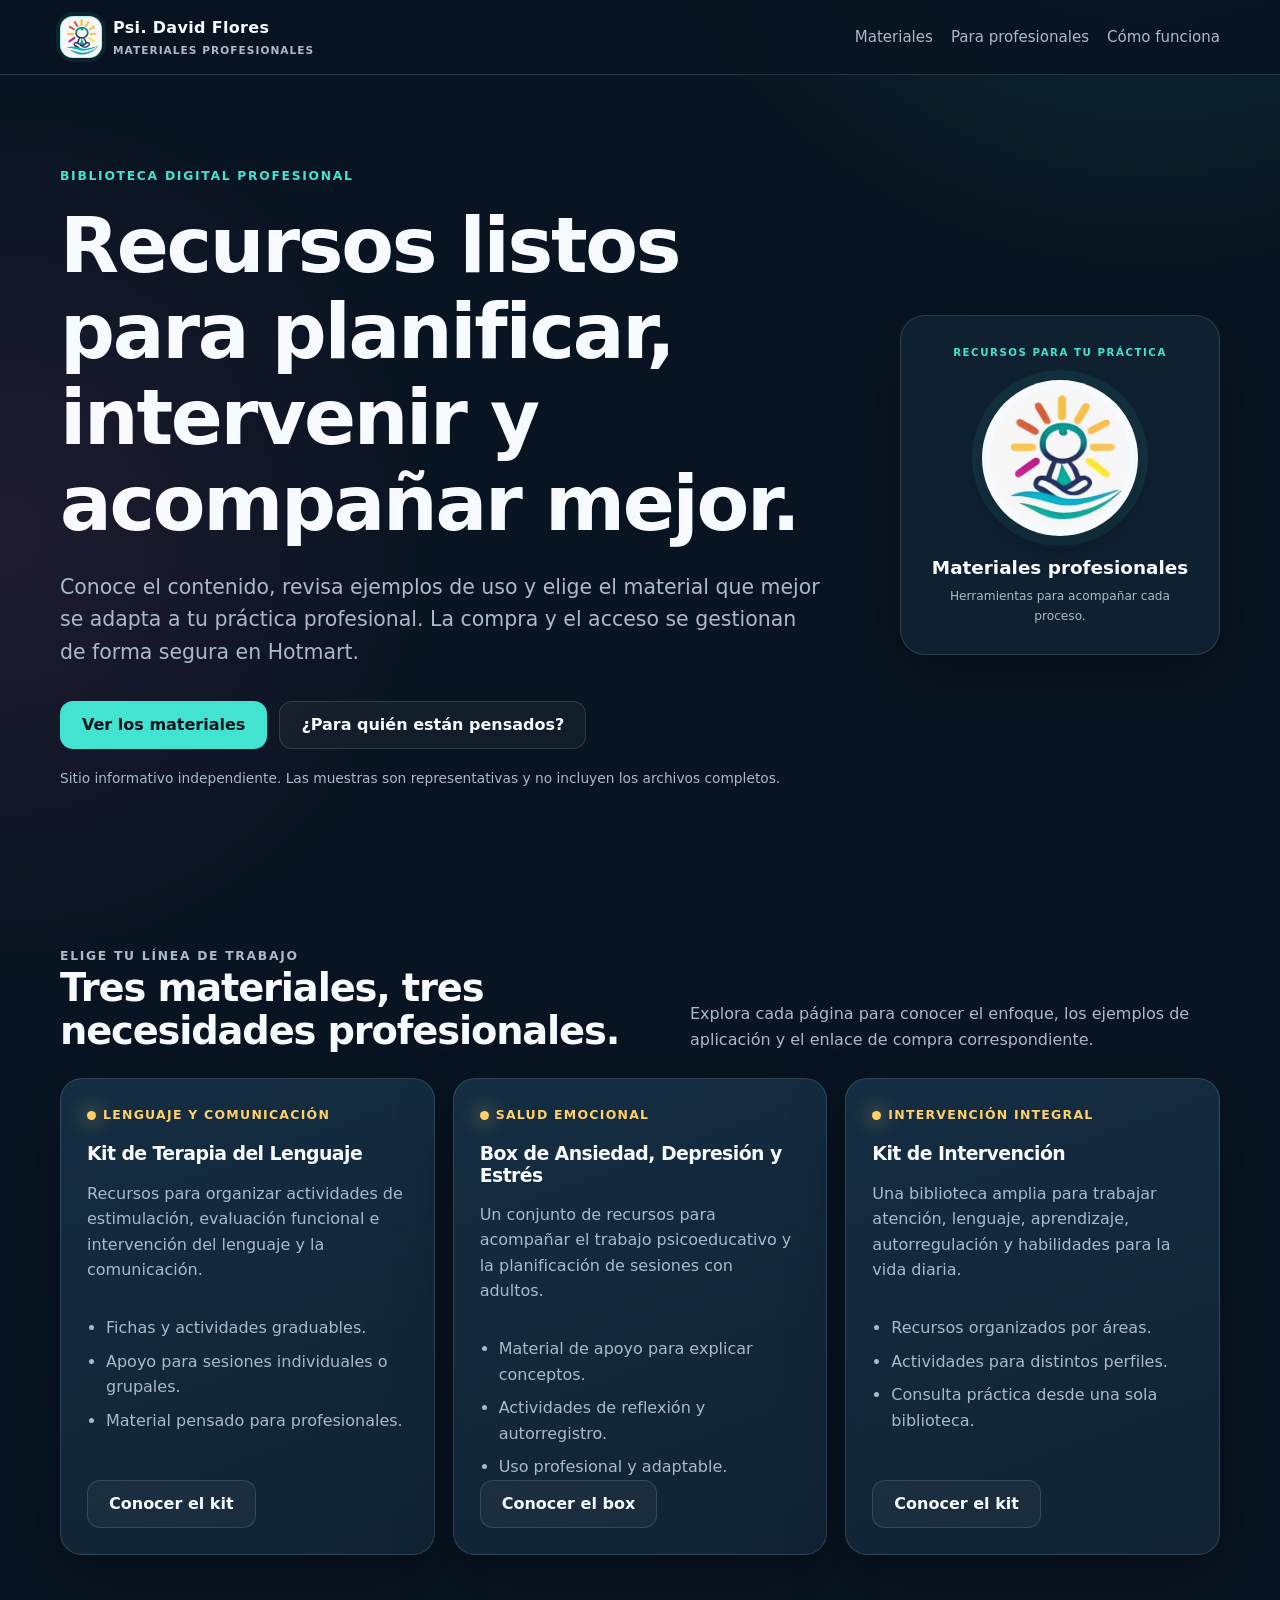
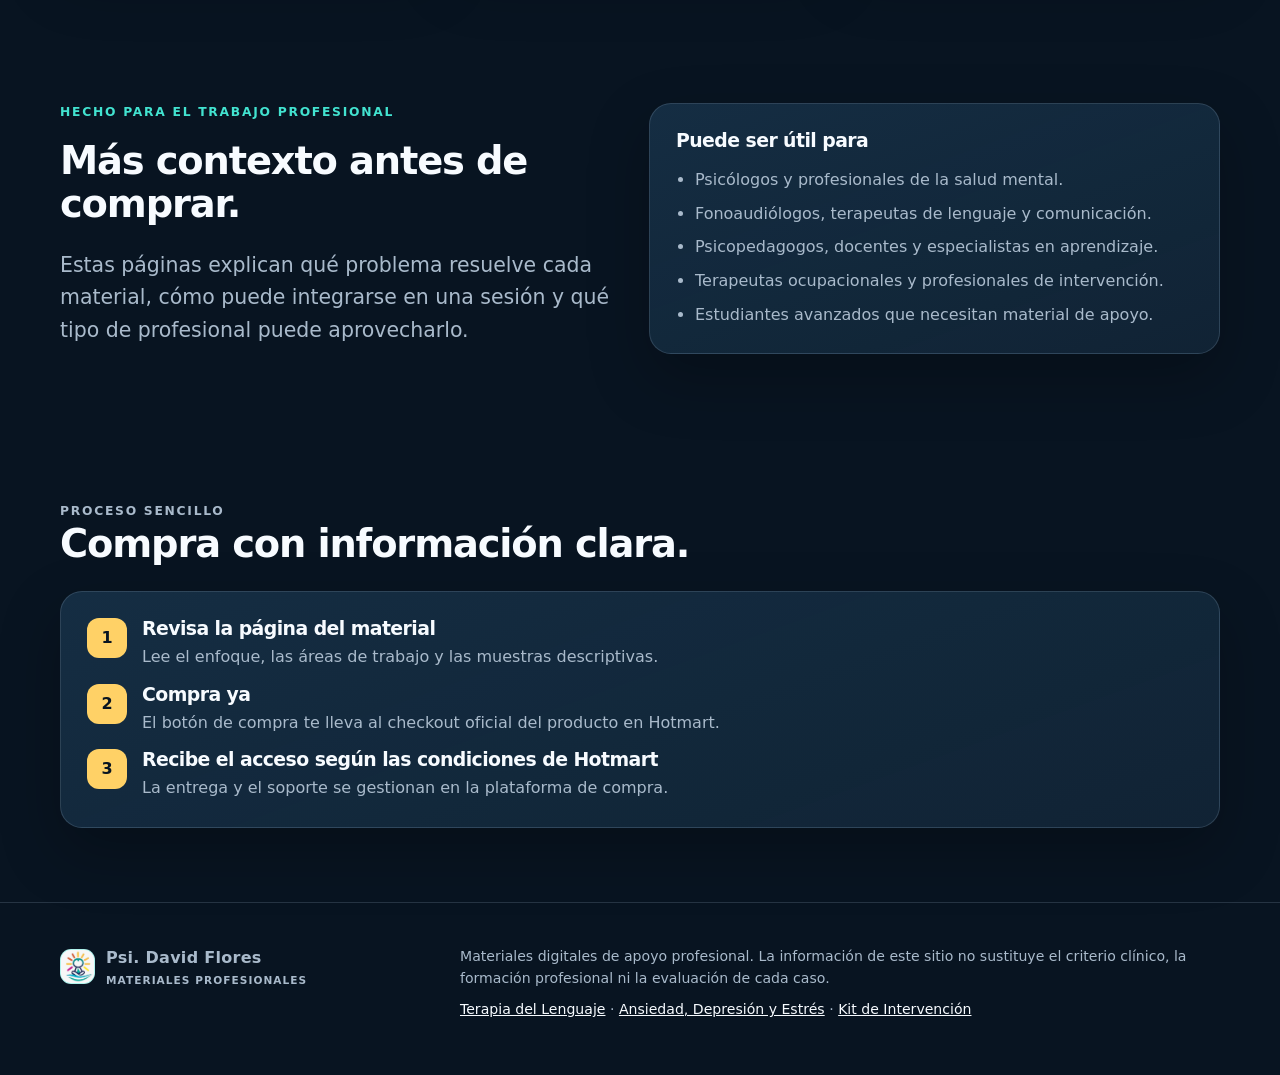
<file: index.html>
<!doctype html>
<html lang="es">
<head>
  <meta charset="utf-8">
  <meta name="viewport" content="width=device-width, initial-scale=1">
  <meta name="description" content="Materiales digitales para profesionales de psicología, educación, lenguaje e intervención.">
  <title>Materiales profesionales | Psi. David Flores</title>
  <link rel="icon" type="image/jpeg" href="assets/brand-logo.jpg">
  <link rel="stylesheet" href="styles.css">
</head>
<body>
  <header class="topbar">
    <div class="wrap topbar-inner">
      <a class="brand" href="index.html" aria-label="Psi. David Flores, inicio"><span class="brand-mark"><img src="assets/brand-logo.jpg" alt=""></span><span class="brand-copy"><strong>Psi. David Flores</strong><small>Materiales profesionales</small></span></a>
      <nav aria-label="Navegación principal"><a href="#materiales">Materiales</a><a href="#criterio">Para profesionales</a><a href="#proceso">Cómo funciona</a></nav>
    </div>
  </header>

  <main>
    <section class="hero">
      <div class="wrap hero-layout">
        <div class="hero-copy">
          <p class="eyebrow">Biblioteca digital profesional</p>
          <h1>Recursos listos para planificar, intervenir y acompañar mejor.</h1>
          <p class="lead">Conoce el contenido, revisa ejemplos de uso y elige el material que mejor se adapta a tu práctica profesional. La compra y el acceso se gestionan de forma segura en Hotmart.</p>
          <div class="actions"><a class="button button-primary" href="#materiales">Ver los materiales</a><a class="button button-secondary" href="#criterio">¿Para quién están pensados?</a></div>
          <p class="hero-note">Sitio informativo independiente. Las muestras son representativas y no incluyen los archivos completos.</p>
        </div>
        <aside class="brand-showcase" aria-label="Identidad de Psi. David Flores">
          <p class="showcase-kicker">RECURSOS PARA TU PRÁCTICA</p>
          <div class="showcase-logo"><img src="assets/brand-logo.jpg" alt="Logo de Psi. David Flores"></div>
          <strong>Materiales profesionales</strong>
          <span>Herramientas para acompañar cada proceso.</span>
        </aside>
      </div>
    </section>

    <section class="section" id="materiales">
      <div class="wrap">
        <div class="section-head"><div><p class="eyebrow">Elige tu línea de trabajo</p><h2>Tres materiales, tres necesidades profesionales.</h2></div><p>Explora cada página para conocer el enfoque, los ejemplos de aplicación y el enlace de compra correspondiente.</p></div>
        <div class="grid">
          <article class="card product-card"><span class="tag">Lenguaje y comunicación</span><h3>Kit de Terapia del Lenguaje</h3><p>Recursos para organizar actividades de estimulación, evaluación funcional e intervención del lenguaje y la comunicación.</p><ul><li>Fichas y actividades graduables.</li><li>Apoyo para sesiones individuales o grupales.</li><li>Material pensado para profesionales.</li></ul><a class="button button-secondary" href="kit-terapia-lenguaje.html">Conocer el kit</a></article>
          <article class="card product-card"><span class="tag">Salud emocional</span><h3>Box de Ansiedad, Depresión y Estrés</h3><p>Un conjunto de recursos para acompañar el trabajo psicoeducativo y la planificación de sesiones con adultos.</p><ul><li>Material de apoyo para explicar conceptos.</li><li>Actividades de reflexión y autorregistro.</li><li>Uso profesional y adaptable.</li></ul><a class="button button-secondary" href="box-ansiedad-estres.html">Conocer el box</a></article>
          <article class="card product-card"><span class="tag">Intervención integral</span><h3>Kit de Intervención</h3><p>Una biblioteca amplia para trabajar atención, lenguaje, aprendizaje, autorregulación y habilidades para la vida diaria.</p><ul><li>Recursos organizados por áreas.</li><li>Actividades para distintos perfiles.</li><li>Consulta práctica desde una sola biblioteca.</li></ul><a class="button button-secondary" href="kit-intervencion.html">Conocer el kit</a></article>
        </div>
      </div>
    </section>

    <section class="section" id="criterio">
      <div class="wrap grid grid-2">
        <div><p class="eyebrow">Hecho para el trabajo profesional</p><h2>Más contexto antes de comprar.</h2><p class="lead">Estas páginas explican qué problema resuelve cada material, cómo puede integrarse en una sesión y qué tipo de profesional puede aprovecharlo.</p></div>
        <div class="card"><h3>Puede ser útil para</h3><ul><li>Psicólogos y profesionales de la salud mental.</li><li>Fonoaudiólogos, terapeutas de lenguaje y comunicación.</li><li>Psicopedagogos, docentes y especialistas en aprendizaje.</li><li>Terapeutas ocupacionales y profesionales de intervención.</li><li>Estudiantes avanzados que necesitan material de apoyo.</li></ul></div>
      </div>
    </section>

    <section class="section" id="proceso">
      <div class="wrap">
        <div class="section-head"><div><p class="eyebrow">Proceso sencillo</p><h2>Compra con información clara.</h2></div></div>
        <div class="card steps"><div class="step"><div><h3>Revisa la página del material</h3><p>Lee el enfoque, las áreas de trabajo y las muestras descriptivas.</p></div></div><div class="step"><div><h3>Compra ya</h3><p>El botón de compra te lleva al checkout oficial del producto en Hotmart.</p></div></div><div class="step"><div><h3>Recibe el acceso según las condiciones de Hotmart</h3><p>La entrega y el soporte se gestionan en la plataforma de compra.</p></div></div></div>
      </div>
    </section>
  </main>

  <footer><div class="wrap footer-inner"><div class="footer-brand"><span class="brand-mark small-mark"><img src="assets/brand-logo.jpg" alt=""></span><span class="brand-copy"><strong>Psi. David Flores</strong><small>Materiales profesionales</small></span></div><div class="footer-copy"><p>Materiales digitales de apoyo profesional. La información de este sitio no sustituye el criterio clínico, la formación profesional ni la evaluación de cada caso.</p><p><a href="kit-terapia-lenguaje.html">Terapia del Lenguaje</a> · <a href="box-ansiedad-estres.html">Ansiedad, Depresión y Estrés</a> · <a href="kit-intervencion.html">Kit de Intervención</a></p></div></div></footer>
</body>
</html>
</file>
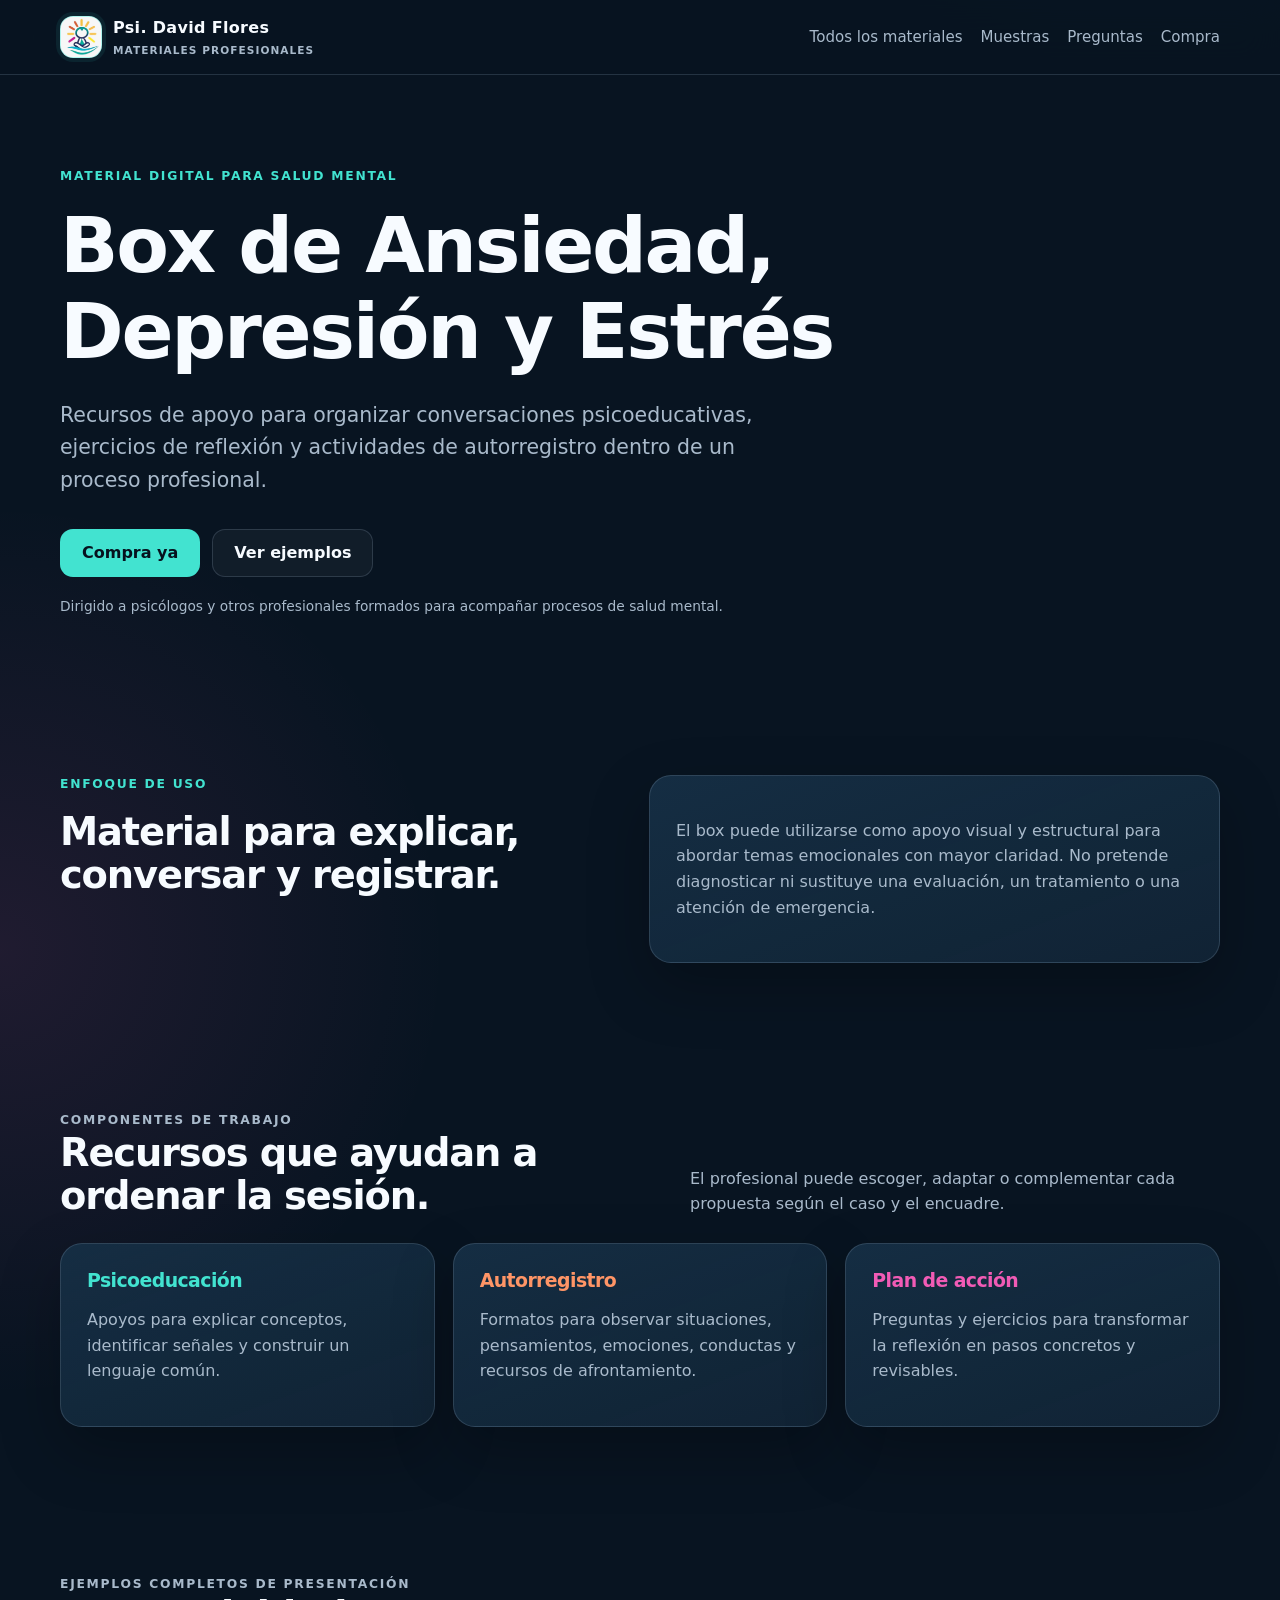
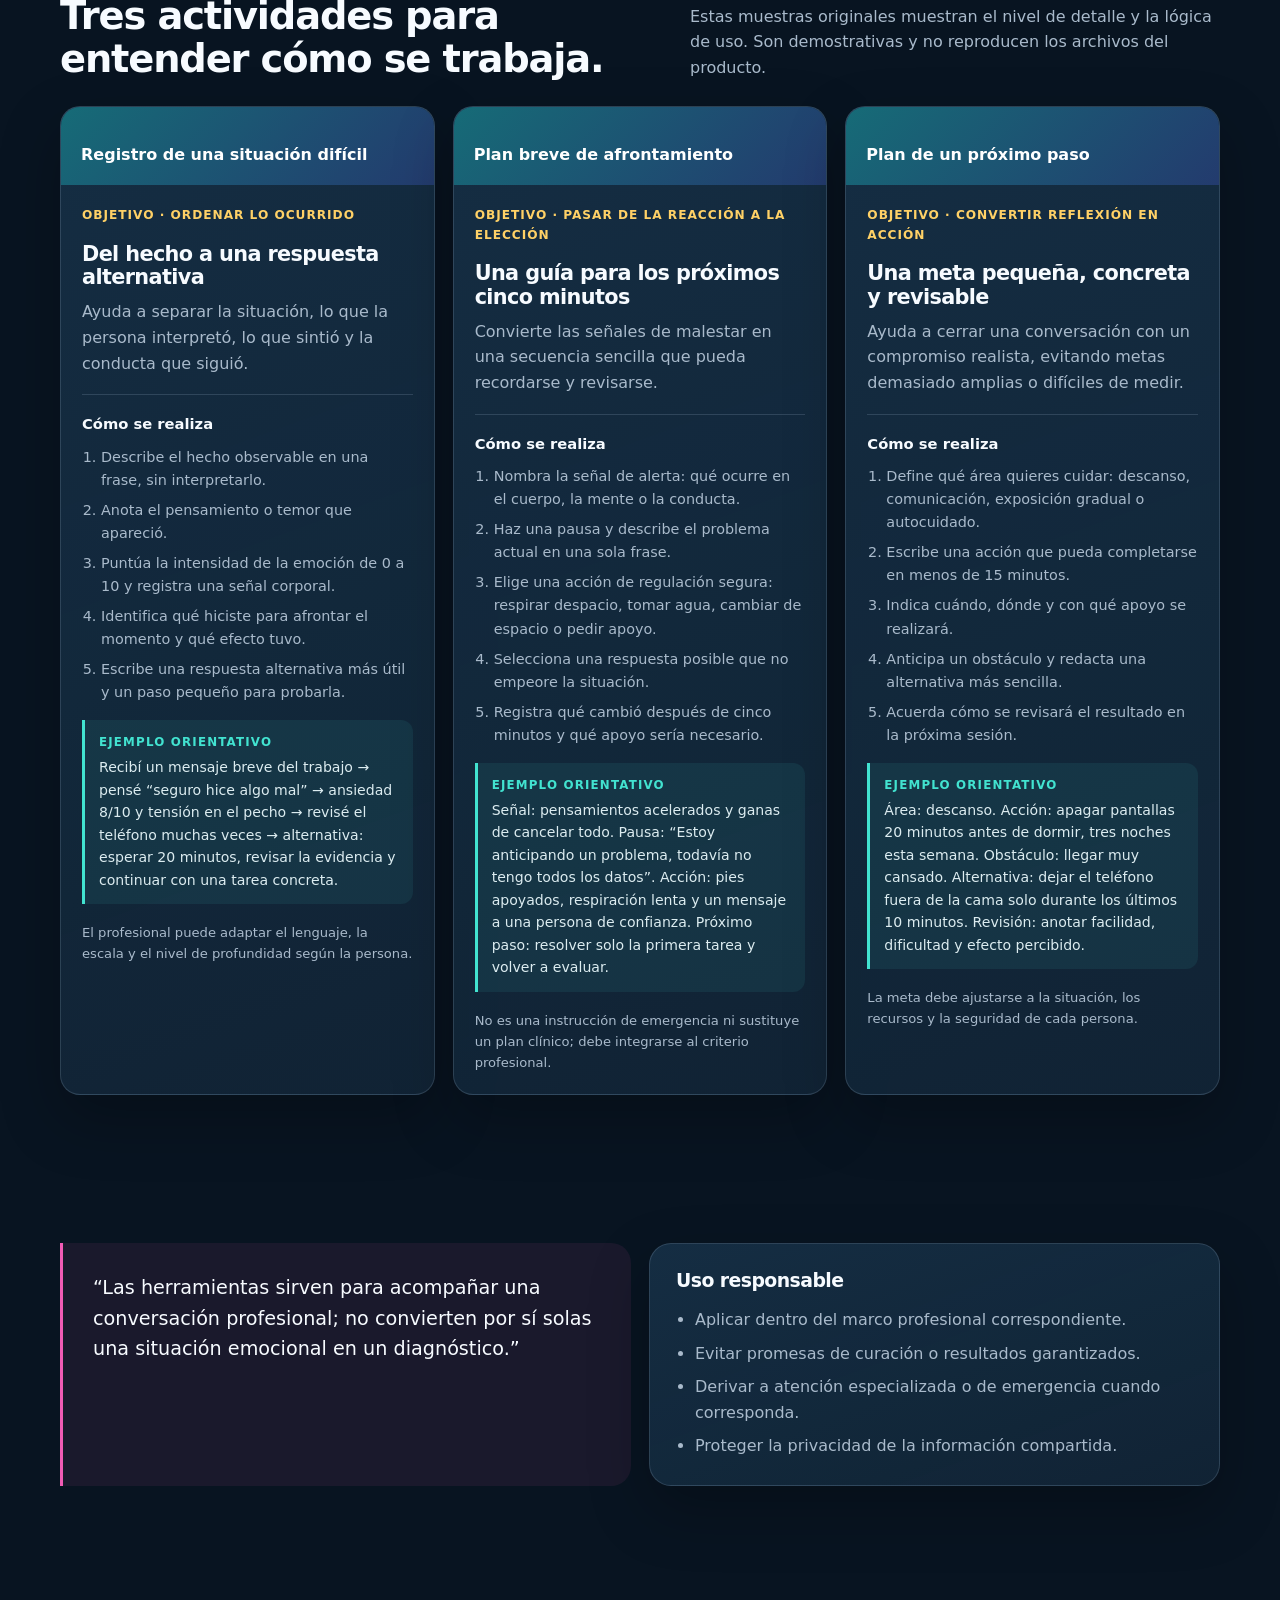
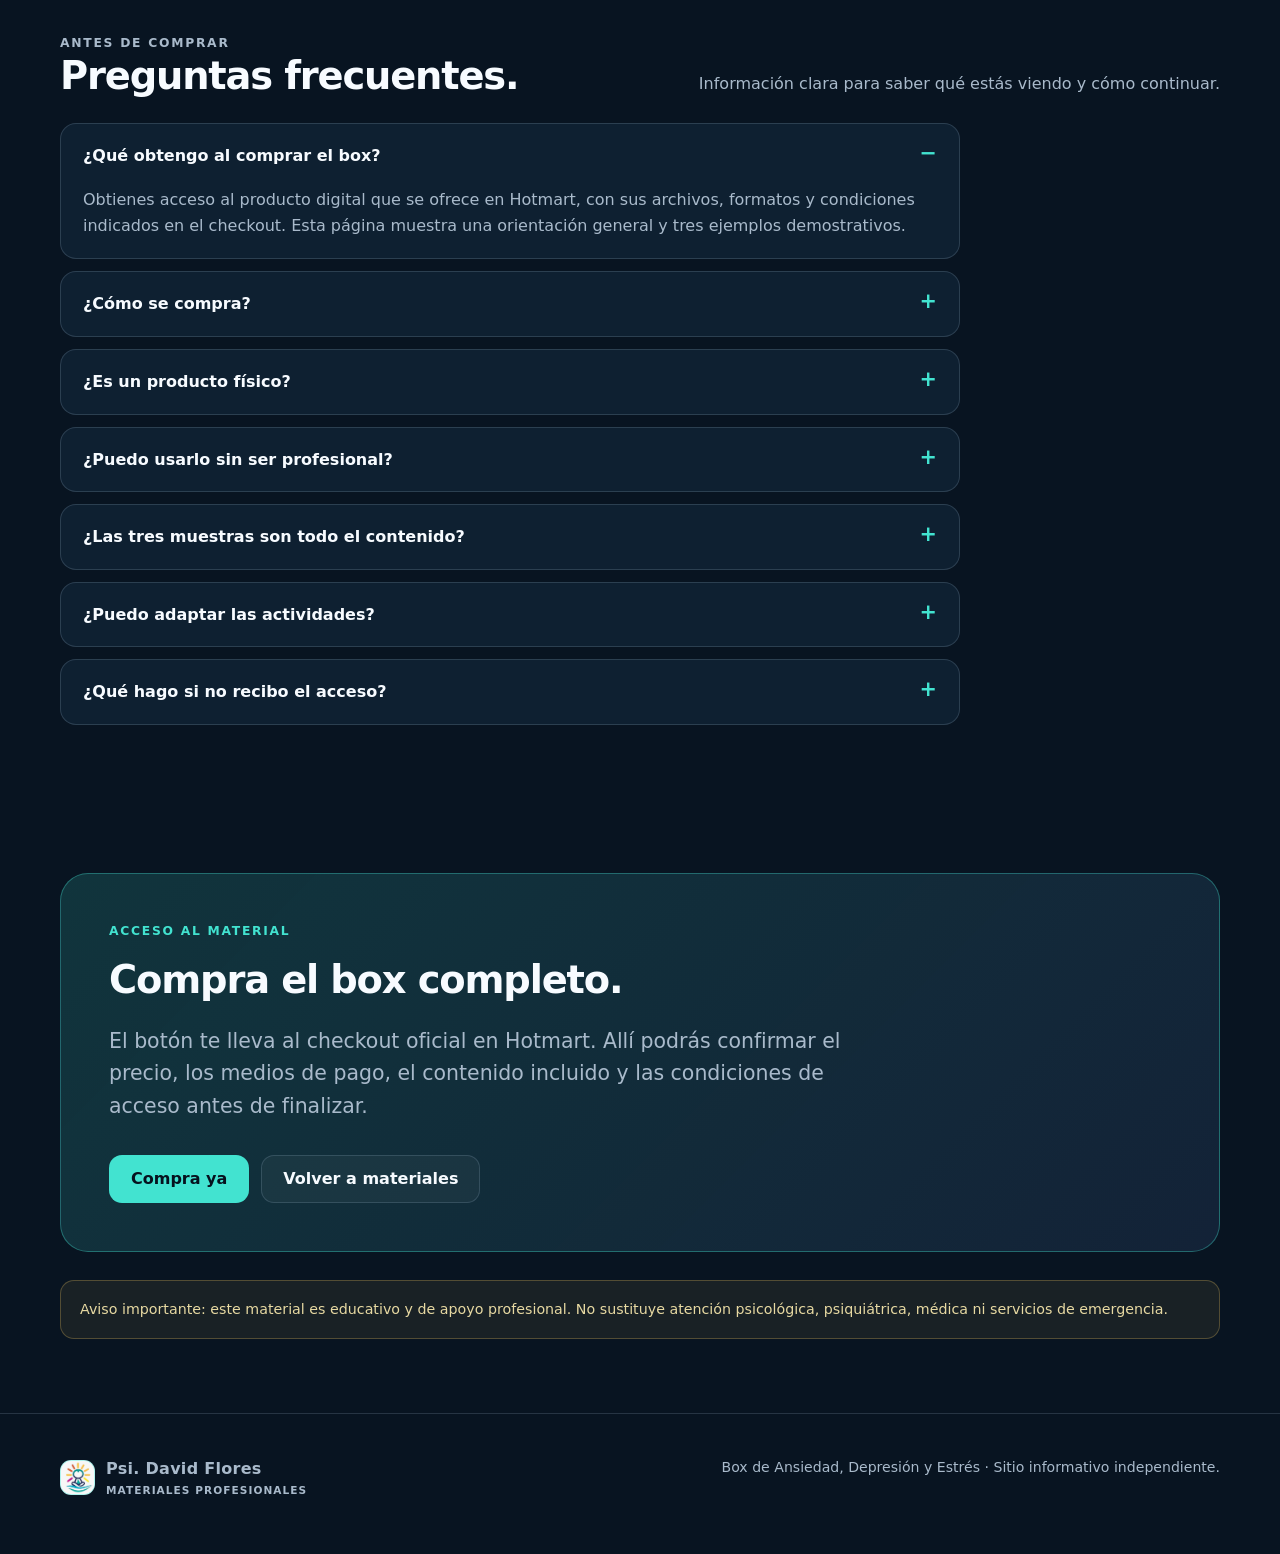
<file: box-ansiedad-estres.html>
<!doctype html>
<html lang="es">
<head>
  <meta charset="utf-8">
  <meta name="viewport" content="width=device-width, initial-scale=1">
  <meta name="description" content="Box de Ansiedad, Depresión y Estrés: material de apoyo para profesionales de salud mental.">
  <title>Box de Ansiedad, Depresión y Estrés | Psi. David Flores</title>
  <link rel="icon" type="image/jpeg" href="assets/brand-logo.jpg">
  <link rel="stylesheet" href="styles.css">
</head>
<body>
  <header class="topbar"><div class="wrap topbar-inner"><a class="brand" href="index.html" aria-label="Psi. David Flores, inicio"><span class="brand-mark"><img src="assets/brand-logo.jpg" alt=""></span><span class="brand-copy"><strong>Psi. David Flores</strong><small>Materiales profesionales</small></span></a><nav aria-label="Navegación principal"><a href="index.html">Todos los materiales</a><a href="#muestras">Muestras</a><a href="#preguntas">Preguntas</a><a href="#compra">Compra</a></nav></div></header>
  <main>
    <section class="hero"><div class="wrap"><p class="eyebrow">Material digital para salud mental</p><h1>Box de Ansiedad, Depresión y Estrés</h1><p class="lead">Recursos de apoyo para organizar conversaciones psicoeducativas, ejercicios de reflexión y actividades de autorregistro dentro de un proceso profesional.</p><div class="actions"><a class="button button-primary" href="https://pay.hotmart.com/L107530737T" target="_blank" rel="noopener">Compra ya</a><a class="button button-secondary" href="#muestras">Ver ejemplos</a></div><p class="hero-note">Dirigido a psicólogos y otros profesionales formados para acompañar procesos de salud mental.</p></div></section>
    <section class="section"><div class="wrap grid grid-2"><div><p class="eyebrow">Enfoque de uso</p><h2>Material para explicar, conversar y registrar.</h2></div><div class="card"><p>El box puede utilizarse como apoyo visual y estructural para abordar temas emocionales con mayor claridad. No pretende diagnosticar ni sustituye una evaluación, un tratamiento o una atención de emergencia.</p></div></div></section>
    <section class="section"><div class="wrap"><div class="section-head"><div><p class="eyebrow">Componentes de trabajo</p><h2>Recursos que ayudan a ordenar la sesión.</h2></div><p>El profesional puede escoger, adaptar o complementar cada propuesta según el caso y el encuadre.</p></div><div class="grid"><article class="card"><h3 class="accent-turquoise">Psicoeducación</h3><p>Apoyos para explicar conceptos, identificar señales y construir un lenguaje común.</p></article><article class="card"><h3 class="accent-orange">Autorregistro</h3><p>Formatos para observar situaciones, pensamientos, emociones, conductas y recursos de afrontamiento.</p></article><article class="card"><h3 class="accent-magenta">Plan de acción</h3><p>Preguntas y ejercicios para transformar la reflexión en pasos concretos y revisables.</p></article></div></div></section>
    <section class="section" id="muestras"><div class="wrap"><div class="section-head"><div><p class="eyebrow">Ejemplos completos de presentación</p><h2>Tres actividades para entender cómo se trabaja.</h2></div><p>Estas muestras originales muestran el nivel de detalle y la lógica de uso. Son demostrativas y no reproducen los archivos del producto.</p></div><div class="sample-grid"><article class="sample-card"><div class="sample-head">Registro de una situación difícil</div><div class="sample-body"><p class="sample-meta">Objetivo · ordenar lo ocurrido</p><h3>Del hecho a una respuesta alternativa</h3><p>Ayuda a separar la situación, lo que la persona interpretó, lo que sintió y la conducta que siguió.</p><div class="sample-block"><strong>Cómo se realiza</strong><ol><li>Describe el hecho observable en una frase, sin interpretarlo.</li><li>Anota el pensamiento o temor que apareció.</li><li>Puntúa la intensidad de la emoción de 0 a 10 y registra una señal corporal.</li><li>Identifica qué hiciste para afrontar el momento y qué efecto tuvo.</li><li>Escribe una respuesta alternativa más útil y un paso pequeño para probarla.</li></ol></div><div class="example"><strong>Ejemplo orientativo</strong>Recibí un mensaje breve del trabajo → pensé “seguro hice algo mal” → ansiedad 8/10 y tensión en el pecho → revisé el teléfono muchas veces → alternativa: esperar 20 minutos, revisar la evidencia y continuar con una tarea concreta.</div><p class="sample-note">El profesional puede adaptar el lenguaje, la escala y el nivel de profundidad según la persona.</p></div></article><article class="sample-card"><div class="sample-head">Plan breve de afrontamiento</div><div class="sample-body"><p class="sample-meta">Objetivo · pasar de la reacción a la elección</p><h3>Una guía para los próximos cinco minutos</h3><p>Convierte las señales de malestar en una secuencia sencilla que pueda recordarse y revisarse.</p><div class="sample-block"><strong>Cómo se realiza</strong><ol><li>Nombra la señal de alerta: qué ocurre en el cuerpo, la mente o la conducta.</li><li>Haz una pausa y describe el problema actual en una sola frase.</li><li>Elige una acción de regulación segura: respirar despacio, tomar agua, cambiar de espacio o pedir apoyo.</li><li>Selecciona una respuesta posible que no empeore la situación.</li><li>Registra qué cambió después de cinco minutos y qué apoyo sería necesario.</li></ol></div><div class="example"><strong>Ejemplo orientativo</strong>Señal: pensamientos acelerados y ganas de cancelar todo. Pausa: “Estoy anticipando un problema, todavía no tengo todos los datos”. Acción: pies apoyados, respiración lenta y un mensaje a una persona de confianza. Próximo paso: resolver solo la primera tarea y volver a evaluar.</div><p class="sample-note">No es una instrucción de emergencia ni sustituye un plan clínico; debe integrarse al criterio profesional.</p></div></article><article class="sample-card"><div class="sample-head">Plan de un próximo paso</div><div class="sample-body"><p class="sample-meta">Objetivo · convertir reflexión en acción</p><h3>Una meta pequeña, concreta y revisable</h3><p>Ayuda a cerrar una conversación con un compromiso realista, evitando metas demasiado amplias o difíciles de medir.</p><div class="sample-block"><strong>Cómo se realiza</strong><ol><li>Define qué área quieres cuidar: descanso, comunicación, exposición gradual o autocuidado.</li><li>Escribe una acción que pueda completarse en menos de 15 minutos.</li><li>Indica cuándo, dónde y con qué apoyo se realizará.</li><li>Anticipa un obstáculo y redacta una alternativa más sencilla.</li><li>Acuerda cómo se revisará el resultado en la próxima sesión.</li></ol></div><div class="example"><strong>Ejemplo orientativo</strong>Área: descanso. Acción: apagar pantallas 20 minutos antes de dormir, tres noches esta semana. Obstáculo: llegar muy cansado. Alternativa: dejar el teléfono fuera de la cama solo durante los últimos 10 minutos. Revisión: anotar facilidad, dificultad y efecto percibido.</div><p class="sample-note">La meta debe ajustarse a la situación, los recursos y la seguridad de cada persona.</p></div></article></div></div></section>
    <section class="section"><div class="wrap grid grid-2"><div class="quote">“Las herramientas sirven para acompañar una conversación profesional; no convierten por sí solas una situación emocional en un diagnóstico.”</div><div class="card"><h3>Uso responsable</h3><ul><li>Aplicar dentro del marco profesional correspondiente.</li><li>Evitar promesas de curación o resultados garantizados.</li><li>Derivar a atención especializada o de emergencia cuando corresponda.</li><li>Proteger la privacidad de la información compartida.</li></ul></div></div></section>
    <section class="section" id="preguntas"><div class="wrap"><div class="section-head"><div><p class="eyebrow">Antes de comprar</p><h2>Preguntas frecuentes.</h2></div><p>Información clara para saber qué estás viendo y cómo continuar.</p></div><div class="faq-list"><details open><summary>¿Qué obtengo al comprar el box?</summary><div class="faq-answer"><p>Obtienes acceso al producto digital que se ofrece en Hotmart, con sus archivos, formatos y condiciones indicados en el checkout. Esta página muestra una orientación general y tres ejemplos demostrativos.</p></div></details><details><summary>¿Cómo se compra?</summary><div class="faq-answer"><p>Presiona “Compra ya”, revisa el checkout oficial de Hotmart, elige el medio de pago disponible y completa la compra. Hotmart enviará las instrucciones de acceso al correo asociado a la compra.</p></div></details><details><summary>¿Es un producto físico?</summary><div class="faq-answer"><p>No. Es un material digital. La forma exacta de descarga o acceso se confirma en la información oficial de Hotmart antes de pagar.</p></div></details><details><summary>¿Puedo usarlo sin ser profesional?</summary><div class="faq-answer"><p>El box está pensado como apoyo para psicólogos y otros profesionales formados en salud mental. No reemplaza una evaluación, un tratamiento, una indicación clínica ni la atención de emergencia.</p></div></details><details><summary>¿Las tres muestras son todo el contenido?</summary><div class="faq-answer"><p>No. Son ejemplos completos de actividades creados para que conozcas la estructura y el tipo de uso. El contenido adquirido es el que aparece descrito y disponible dentro de Hotmart.</p></div></details><details><summary>¿Puedo adaptar las actividades?</summary><div class="faq-answer"><p>Sí, el profesional puede adaptar lenguaje, tiempos, apoyos y dificultad según la evaluación, el contexto y los objetivos de la persona, manteniendo un uso responsable.</p></div></details><details><summary>¿Qué hago si no recibo el acceso?</summary><div class="faq-answer"><p>Revisa primero la bandeja de entrada, promociones y spam del correo usado en la compra. Si el problema continúa, utiliza el soporte de Hotmart desde la cuenta o el comprobante de compra.</p></div></details></div></div></section>
    <section class="section" id="compra"><div class="wrap"><div class="cta"><p class="eyebrow">Acceso al material</p><h2>Compra el box completo.</h2><p class="lead">El botón te lleva al checkout oficial en Hotmart. Allí podrás confirmar el precio, los medios de pago, el contenido incluido y las condiciones de acceso antes de finalizar.</p><div class="actions"><a class="button button-primary" href="https://pay.hotmart.com/L107530737T" target="_blank" rel="noopener">Compra ya</a><a class="button button-secondary" href="index.html">Volver a materiales</a></div></div><div class="notice">Aviso importante: este material es educativo y de apoyo profesional. No sustituye atención psicológica, psiquiátrica, médica ni servicios de emergencia.</div></div></section>
  </main>
  <footer><div class="wrap footer-inner"><div class="footer-brand"><span class="brand-mark small-mark"><img src="assets/brand-logo.jpg" alt=""></span><span class="brand-copy"><strong>Psi. David Flores</strong><small>Materiales profesionales</small></span></div><div class="footer-copy"><p>Box de Ansiedad, Depresión y Estrés · Sitio informativo independiente.</p></div></div></footer>
</body>
</html>
</file>
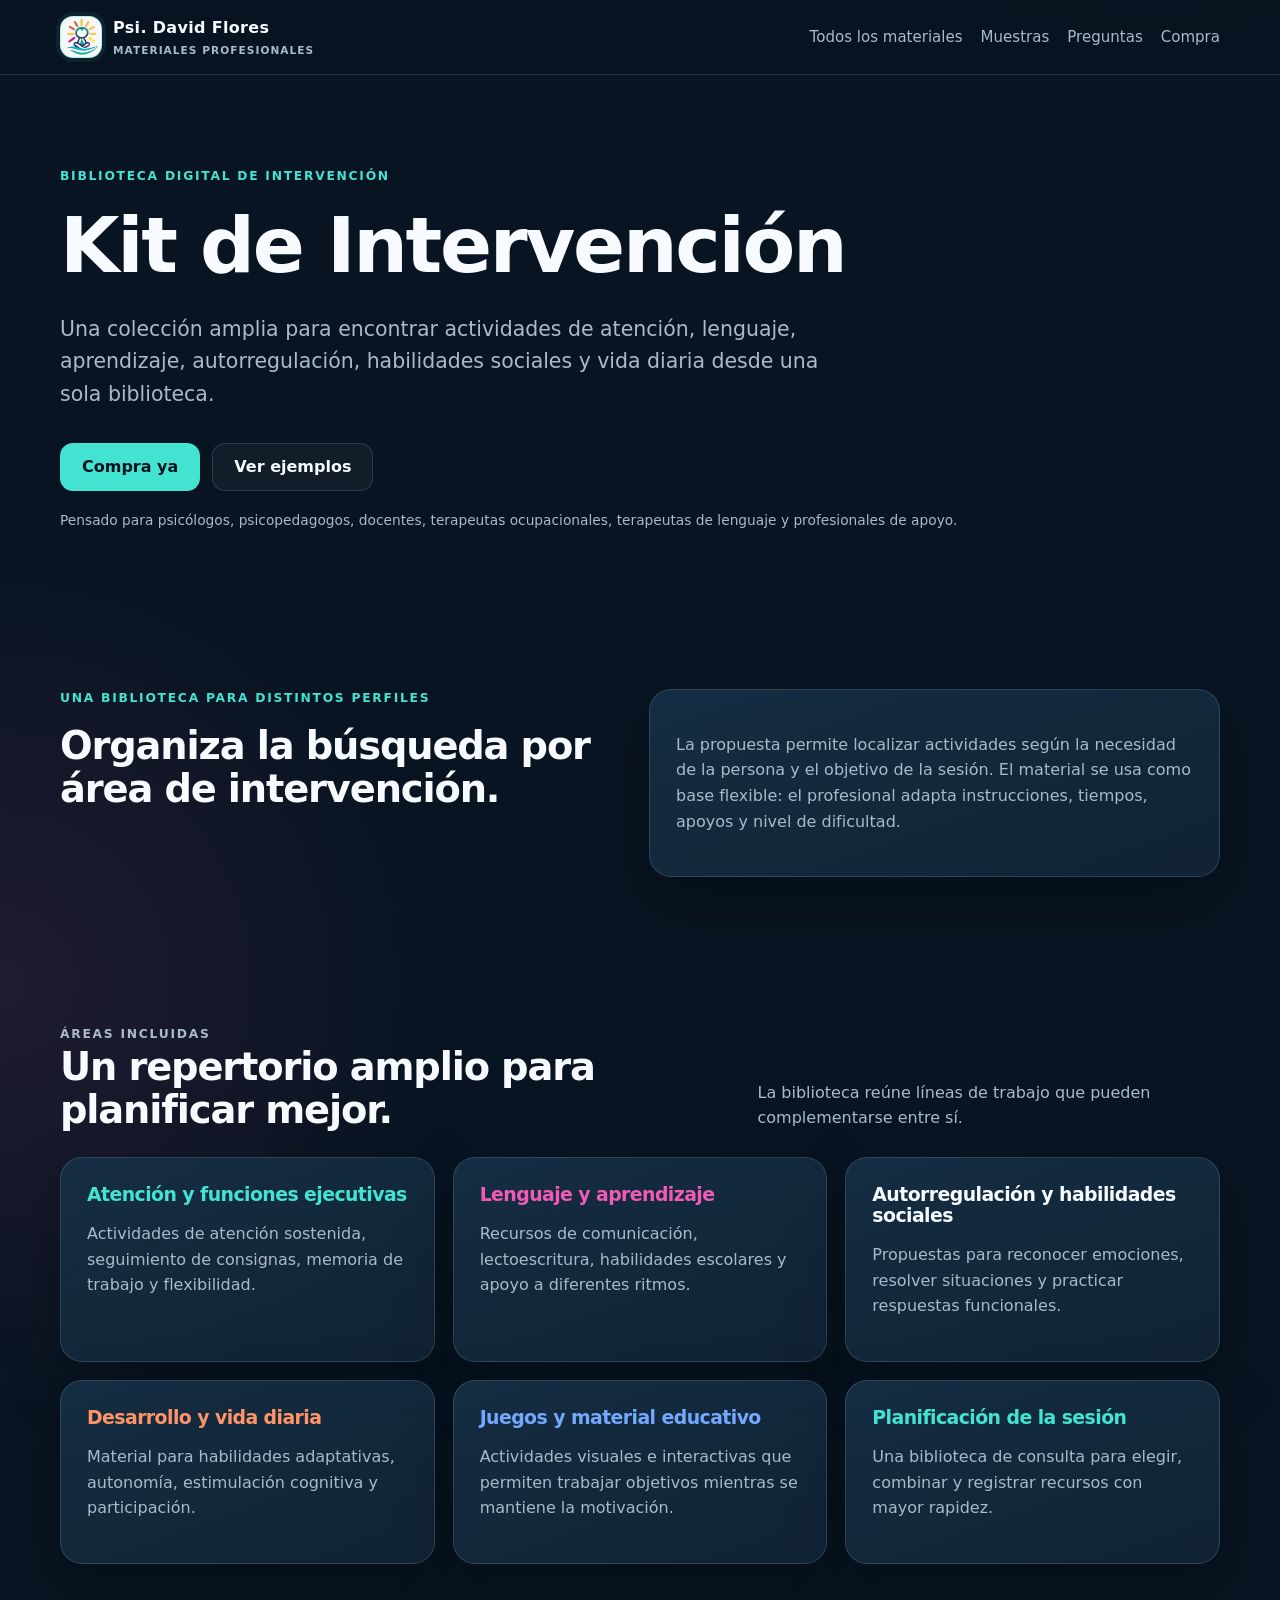
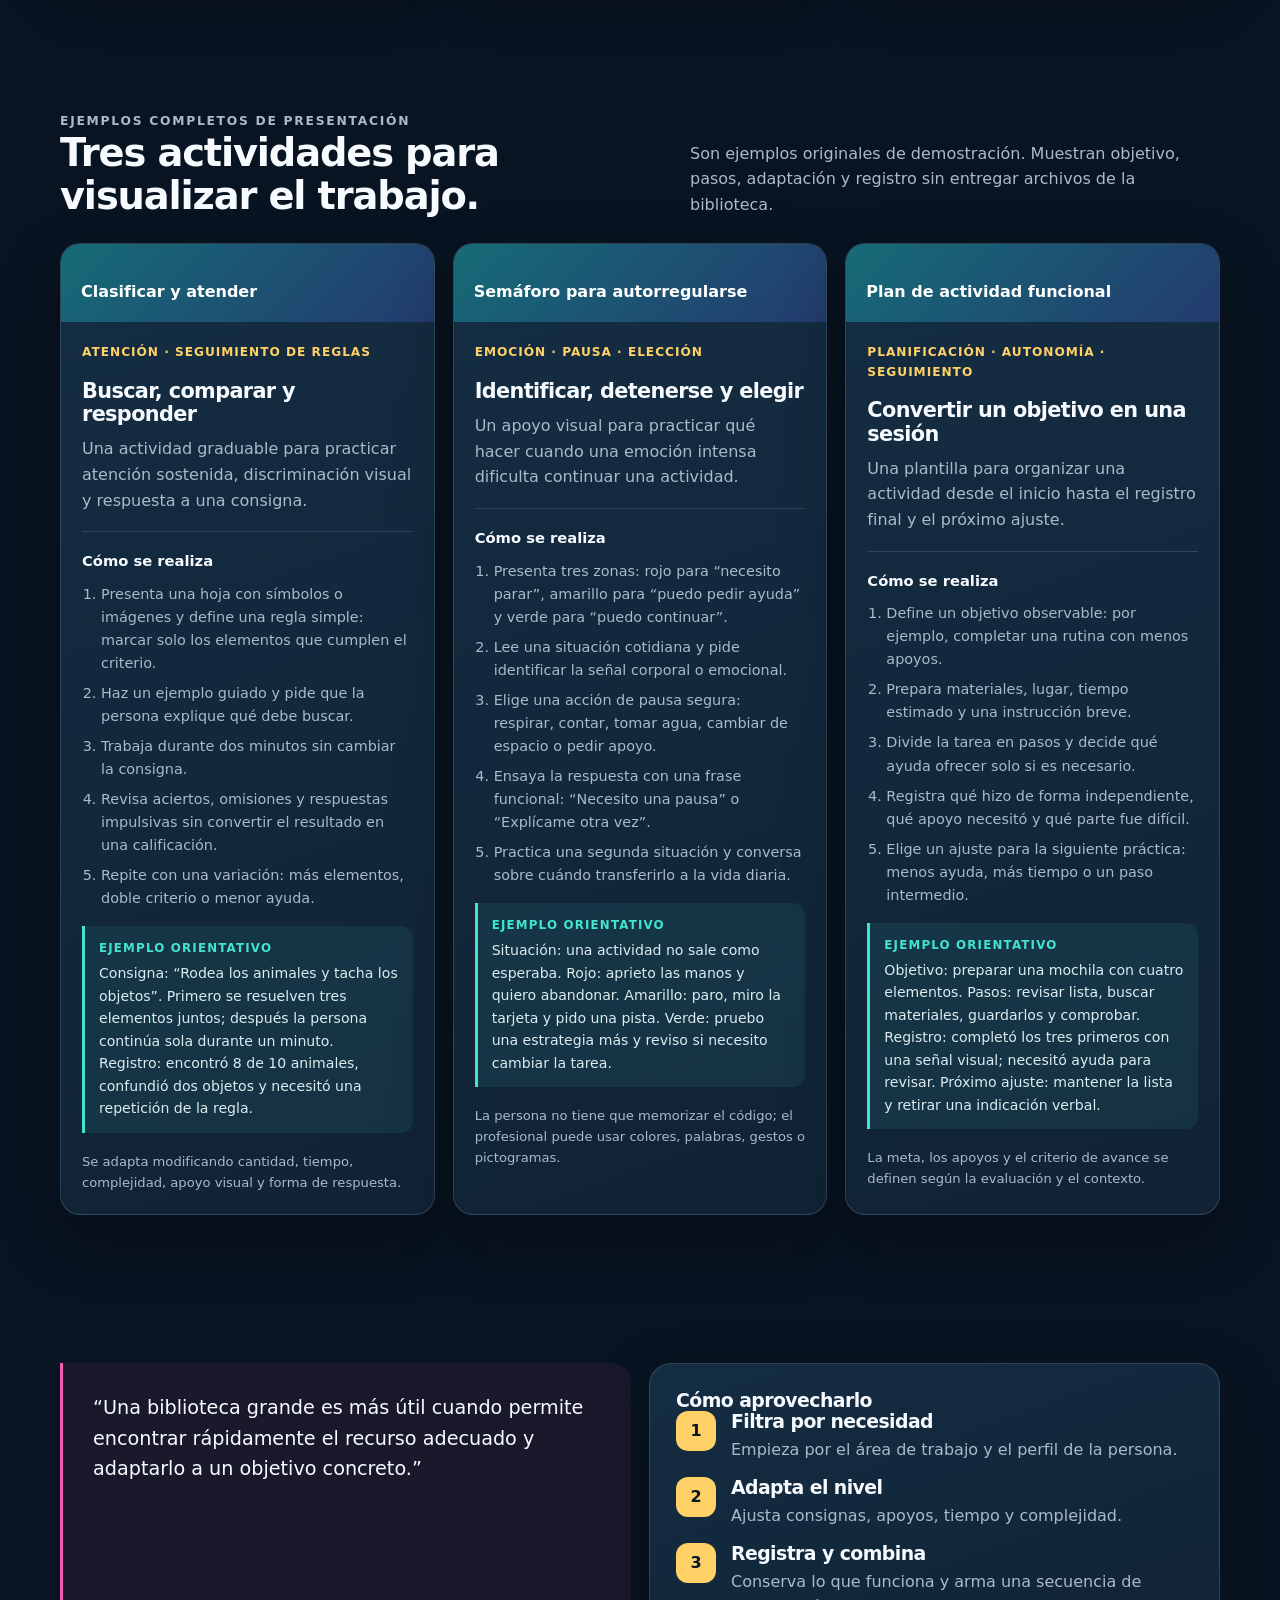
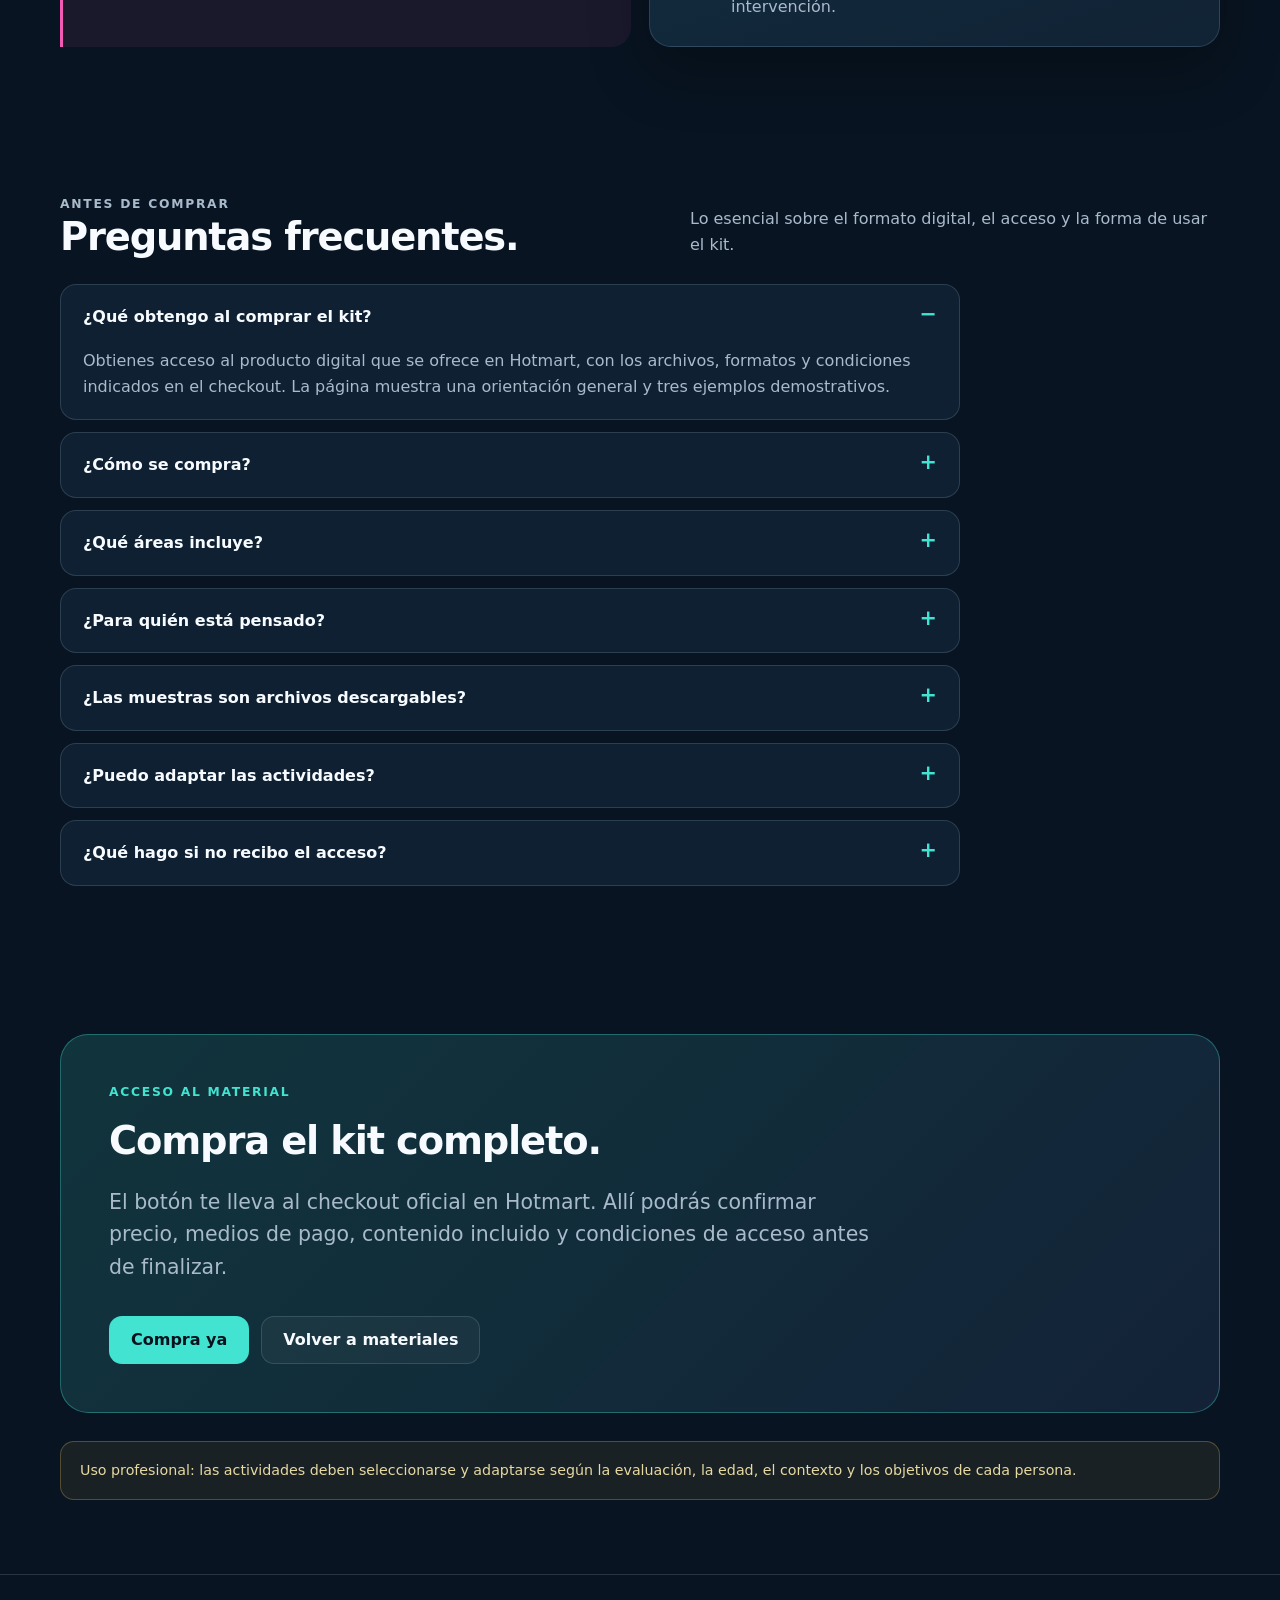
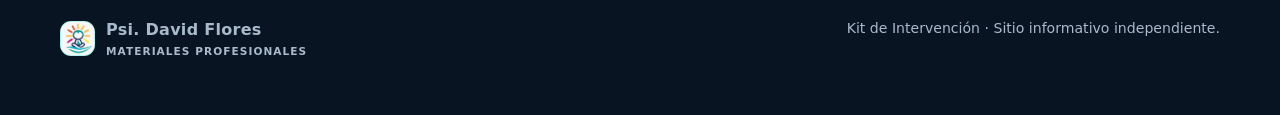
<file: kit-intervencion.html>
<!doctype html>
<html lang="es">
<head>
  <meta charset="utf-8">
  <meta name="viewport" content="width=device-width, initial-scale=1">
  <meta name="description" content="Kit de Intervención: biblioteca digital de recursos para profesionales de psicología, educación y terapias.">
  <title>Kit de Intervención | Psi. David Flores</title>
  <link rel="icon" type="image/jpeg" href="assets/brand-logo.jpg">
  <link rel="stylesheet" href="styles.css">
</head>
<body>
  <header class="topbar"><div class="wrap topbar-inner"><a class="brand" href="index.html" aria-label="Psi. David Flores, inicio"><span class="brand-mark"><img src="assets/brand-logo.jpg" alt=""></span><span class="brand-copy"><strong>Psi. David Flores</strong><small>Materiales profesionales</small></span></a><nav aria-label="Navegación principal"><a href="index.html">Todos los materiales</a><a href="#muestras">Muestras</a><a href="#preguntas">Preguntas</a><a href="#compra">Compra</a></nav></div></header>
  <main>
    <section class="hero"><div class="wrap"><p class="eyebrow">Biblioteca digital de intervención</p><h1>Kit de Intervención</h1><p class="lead">Una colección amplia para encontrar actividades de atención, lenguaje, aprendizaje, autorregulación, habilidades sociales y vida diaria desde una sola biblioteca.</p><div class="actions"><a class="button button-primary" href="https://pay.hotmart.com/C107470092V" target="_blank" rel="noopener">Compra ya</a><a class="button button-secondary" href="#muestras">Ver ejemplos</a></div><p class="hero-note">Pensado para psicólogos, psicopedagogos, docentes, terapeutas ocupacionales, terapeutas de lenguaje y profesionales de apoyo.</p></div></section>
    <section class="section"><div class="wrap grid grid-2"><div><p class="eyebrow">Una biblioteca para distintos perfiles</p><h2>Organiza la búsqueda por área de intervención.</h2></div><div class="card"><p>La propuesta permite localizar actividades según la necesidad de la persona y el objetivo de la sesión. El material se usa como base flexible: el profesional adapta instrucciones, tiempos, apoyos y nivel de dificultad.</p></div></div></section>
    <section class="section"><div class="wrap"><div class="section-head"><div><p class="eyebrow">Áreas incluidas</p><h2>Un repertorio amplio para planificar mejor.</h2></div><p>La biblioteca reúne líneas de trabajo que pueden complementarse entre sí.</p></div><div class="grid"><article class="card"><h3 class="accent-turquoise">Atención y funciones ejecutivas</h3><p>Actividades de atención sostenida, seguimiento de consignas, memoria de trabajo y flexibilidad.</p></article><article class="card"><h3 class="accent-magenta">Lenguaje y aprendizaje</h3><p>Recursos de comunicación, lectoescritura, habilidades escolares y apoyo a diferentes ritmos.</p></article><article class="card"><h3 class="accent-yellow">Autorregulación y habilidades sociales</h3><p>Propuestas para reconocer emociones, resolver situaciones y practicar respuestas funcionales.</p></article><article class="card"><h3 class="accent-orange">Desarrollo y vida diaria</h3><p>Material para habilidades adaptativas, autonomía, estimulación cognitiva y participación.</p></article><article class="card"><h3 class="accent-blue">Juegos y material educativo</h3><p>Actividades visuales e interactivas que permiten trabajar objetivos mientras se mantiene la motivación.</p></article><article class="card"><h3 class="accent-turquoise">Planificación de la sesión</h3><p>Una biblioteca de consulta para elegir, combinar y registrar recursos con mayor rapidez.</p></article></div></div></section>
    <section class="section" id="muestras"><div class="wrap"><div class="section-head"><div><p class="eyebrow">Ejemplos completos de presentación</p><h2>Tres actividades para visualizar el trabajo.</h2></div><p>Son ejemplos originales de demostración. Muestran objetivo, pasos, adaptación y registro sin entregar archivos de la biblioteca.</p></div><div class="sample-grid"><article class="sample-card"><div class="sample-head">Clasificar y atender</div><div class="sample-body"><p class="sample-meta">Atención · seguimiento de reglas</p><h3>Buscar, comparar y responder</h3><p>Una actividad graduable para practicar atención sostenida, discriminación visual y respuesta a una consigna.</p><div class="sample-block"><strong>Cómo se realiza</strong><ol><li>Presenta una hoja con símbolos o imágenes y define una regla simple: marcar solo los elementos que cumplen el criterio.</li><li>Haz un ejemplo guiado y pide que la persona explique qué debe buscar.</li><li>Trabaja durante dos minutos sin cambiar la consigna.</li><li>Revisa aciertos, omisiones y respuestas impulsivas sin convertir el resultado en una calificación.</li><li>Repite con una variación: más elementos, doble criterio o menor ayuda.</li></ol></div><div class="example"><strong>Ejemplo orientativo</strong>Consigna: “Rodea los animales y tacha los objetos”. Primero se resuelven tres elementos juntos; después la persona continúa sola durante un minuto. Registro: encontró 8 de 10 animales, confundió dos objetos y necesitó una repetición de la regla.</div><p class="sample-note">Se adapta modificando cantidad, tiempo, complejidad, apoyo visual y forma de respuesta.</p></div></article><article class="sample-card"><div class="sample-head">Semáforo para autorregularse</div><div class="sample-body"><p class="sample-meta">Emoción · pausa · elección</p><h3>Identificar, detenerse y elegir</h3><p>Un apoyo visual para practicar qué hacer cuando una emoción intensa dificulta continuar una actividad.</p><div class="sample-block"><strong>Cómo se realiza</strong><ol><li>Presenta tres zonas: rojo para “necesito parar”, amarillo para “puedo pedir ayuda” y verde para “puedo continuar”.</li><li>Lee una situación cotidiana y pide identificar la señal corporal o emocional.</li><li>Elige una acción de pausa segura: respirar, contar, tomar agua, cambiar de espacio o pedir apoyo.</li><li>Ensaya la respuesta con una frase funcional: “Necesito una pausa” o “Explícame otra vez”.</li><li>Practica una segunda situación y conversa sobre cuándo transferirlo a la vida diaria.</li></ol></div><div class="example"><strong>Ejemplo orientativo</strong>Situación: una actividad no sale como esperaba. Rojo: aprieto las manos y quiero abandonar. Amarillo: paro, miro la tarjeta y pido una pista. Verde: pruebo una estrategia más y reviso si necesito cambiar la tarea.</div><p class="sample-note">La persona no tiene que memorizar el código; el profesional puede usar colores, palabras, gestos o pictogramas.</p></div></article><article class="sample-card"><div class="sample-head">Plan de actividad funcional</div><div class="sample-body"><p class="sample-meta">Planificación · autonomía · seguimiento</p><h3>Convertir un objetivo en una sesión</h3><p>Una plantilla para organizar una actividad desde el inicio hasta el registro final y el próximo ajuste.</p><div class="sample-block"><strong>Cómo se realiza</strong><ol><li>Define un objetivo observable: por ejemplo, completar una rutina con menos apoyos.</li><li>Prepara materiales, lugar, tiempo estimado y una instrucción breve.</li><li>Divide la tarea en pasos y decide qué ayuda ofrecer solo si es necesario.</li><li>Registra qué hizo de forma independiente, qué apoyo necesitó y qué parte fue difícil.</li><li>Elige un ajuste para la siguiente práctica: menos ayuda, más tiempo o un paso intermedio.</li></ol></div><div class="example"><strong>Ejemplo orientativo</strong>Objetivo: preparar una mochila con cuatro elementos. Pasos: revisar lista, buscar materiales, guardarlos y comprobar. Registro: completó los tres primeros con una señal visual; necesitó ayuda para revisar. Próximo ajuste: mantener la lista y retirar una indicación verbal.</div><p class="sample-note">La meta, los apoyos y el criterio de avance se definen según la evaluación y el contexto.</p></div></article></div></div></section>
    <section class="section"><div class="wrap grid grid-2"><div class="quote">“Una biblioteca grande es más útil cuando permite encontrar rápidamente el recurso adecuado y adaptarlo a un objetivo concreto.”</div><div class="card"><h3>Cómo aprovecharlo</h3><div class="steps"><div class="step"><div><h3>Filtra por necesidad</h3><p>Empieza por el área de trabajo y el perfil de la persona.</p></div></div><div class="step"><div><h3>Adapta el nivel</h3><p>Ajusta consignas, apoyos, tiempo y complejidad.</p></div></div><div class="step"><div><h3>Registra y combina</h3><p>Conserva lo que funciona y arma una secuencia de intervención.</p></div></div></div></div></div></section>
    <section class="section" id="preguntas"><div class="wrap"><div class="section-head"><div><p class="eyebrow">Antes de comprar</p><h2>Preguntas frecuentes.</h2></div><p>Lo esencial sobre el formato digital, el acceso y la forma de usar el kit.</p></div><div class="faq-list"><details open><summary>¿Qué obtengo al comprar el kit?</summary><div class="faq-answer"><p>Obtienes acceso al producto digital que se ofrece en Hotmart, con los archivos, formatos y condiciones indicados en el checkout. La página muestra una orientación general y tres ejemplos demostrativos.</p></div></details><details><summary>¿Cómo se compra?</summary><div class="faq-answer"><p>Haz clic en “Compra ya”, revisa el checkout oficial de Hotmart, selecciona el medio de pago disponible y finaliza la compra. Las instrucciones de acceso se envían al correo asociado.</p></div></details><details><summary>¿Qué áreas incluye?</summary><div class="faq-answer"><p>La propuesta está orientada a atención, funciones ejecutivas, lenguaje, aprendizaje, autorregulación, habilidades sociales, desarrollo, vida diaria y planificación. El detalle exacto del contenido es el que aparece en Hotmart.</p></div></details><details><summary>¿Para quién está pensado?</summary><div class="faq-answer"><p>Para profesionales que trabajan en psicología, psicopedagogía, educación, terapia ocupacional, lenguaje y áreas de apoyo. Cada actividad debe seleccionarse y adaptarse según la formación y la evaluación correspondiente.</p></div></details><details><summary>¿Las muestras son archivos descargables?</summary><div class="faq-answer"><p>No. Son ejemplos completos creados para mostrar la lógica de una actividad. El contenido adquirido es el que se entrega dentro del producto de Hotmart.</p></div></details><details><summary>¿Puedo adaptar las actividades?</summary><div class="faq-answer"><p>Sí. Puedes ajustar instrucciones, tiempo, apoyos, dificultad y forma de registro según la edad, el nivel de ayuda y el objetivo de intervención.</p></div></details><details><summary>¿Qué hago si no recibo el acceso?</summary><div class="faq-answer"><p>Revisa la bandeja de entrada, promociones y spam del correo usado en la compra. Si no aparece, utiliza el soporte de Hotmart desde tu cuenta o comprobante.</p></div></details></div></div></section>
    <section class="section" id="compra"><div class="wrap"><div class="cta"><p class="eyebrow">Acceso al material</p><h2>Compra el kit completo.</h2><p class="lead">El botón te lleva al checkout oficial en Hotmart. Allí podrás confirmar precio, medios de pago, contenido incluido y condiciones de acceso antes de finalizar.</p><div class="actions"><a class="button button-primary" href="https://pay.hotmart.com/C107470092V" target="_blank" rel="noopener">Compra ya</a><a class="button button-secondary" href="index.html">Volver a materiales</a></div></div><div class="notice">Uso profesional: las actividades deben seleccionarse y adaptarse según la evaluación, la edad, el contexto y los objetivos de cada persona.</div></div></section>
  </main>
  <footer><div class="wrap footer-inner"><div class="footer-brand"><span class="brand-mark small-mark"><img src="assets/brand-logo.jpg" alt=""></span><span class="brand-copy"><strong>Psi. David Flores</strong><small>Materiales profesionales</small></span></div><div class="footer-copy"><p>Kit de Intervención · Sitio informativo independiente.</p></div></div></footer>
</body>
</html>
</file>
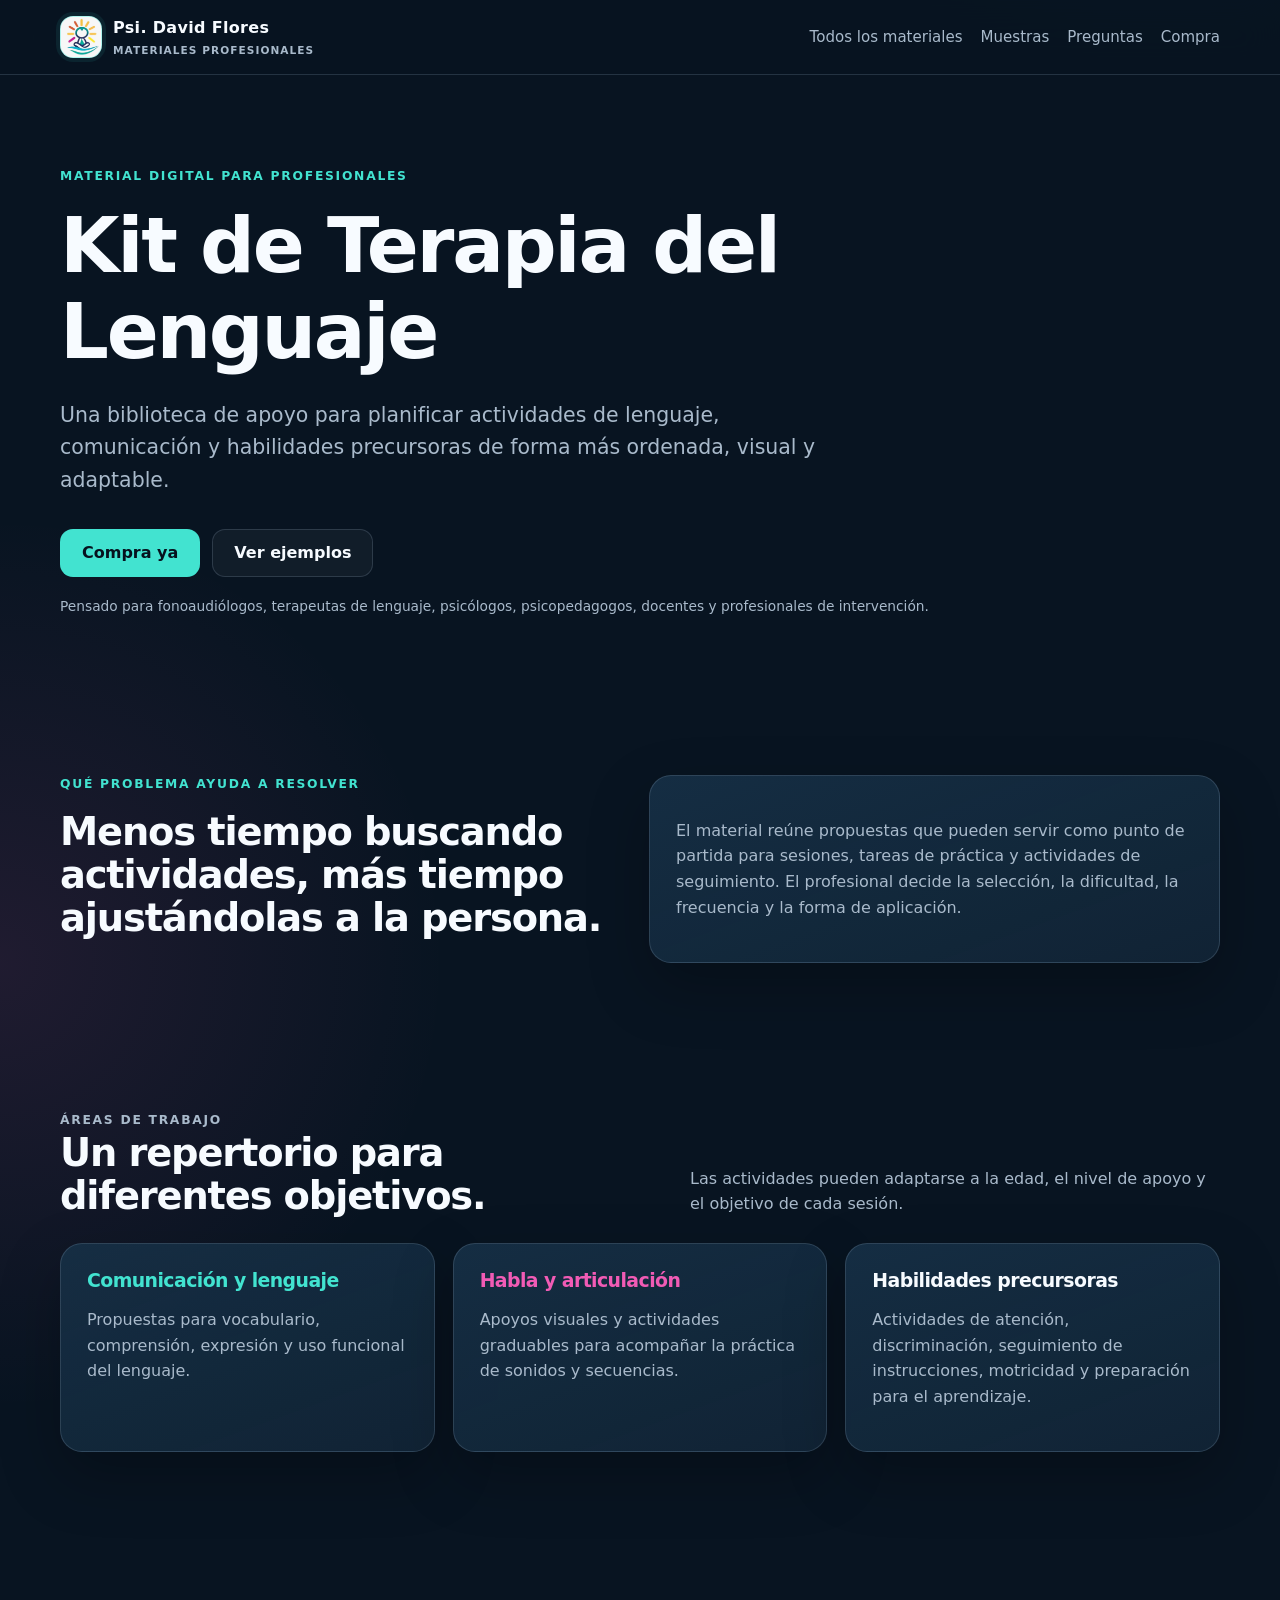
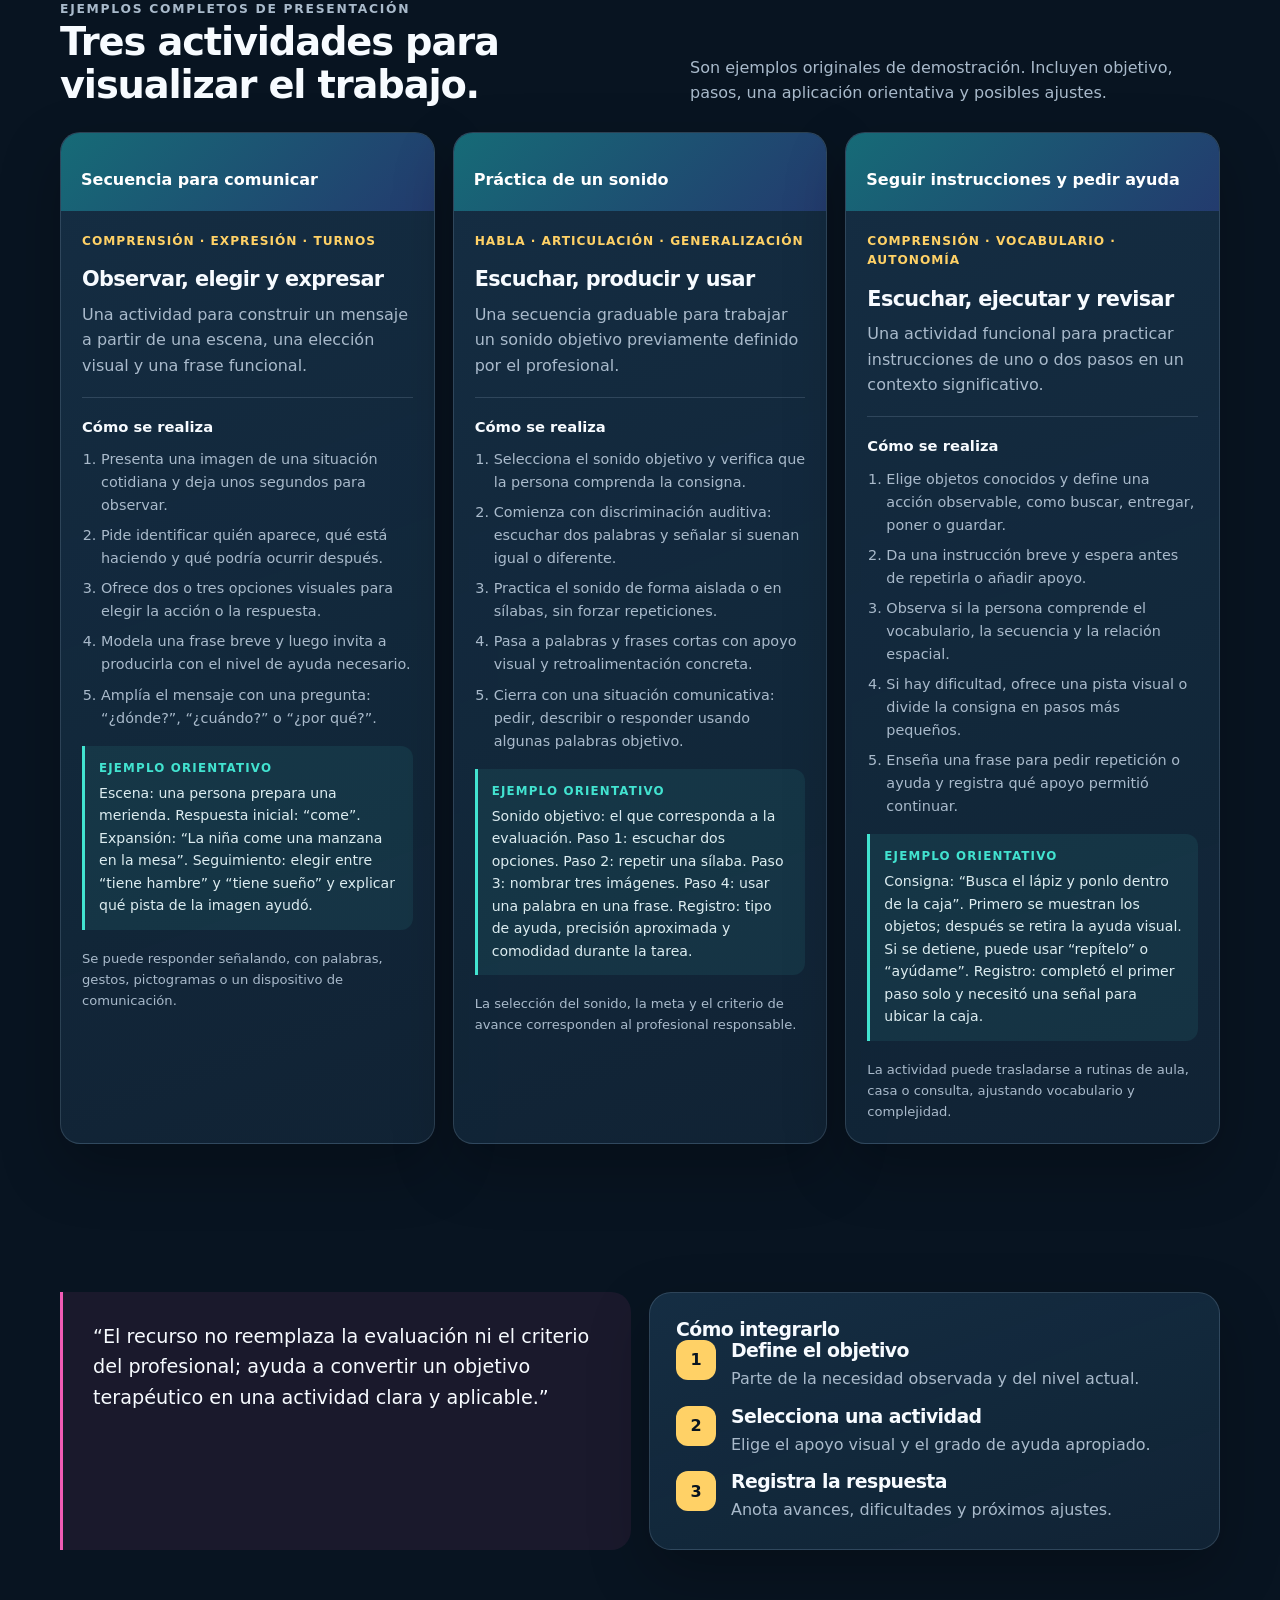
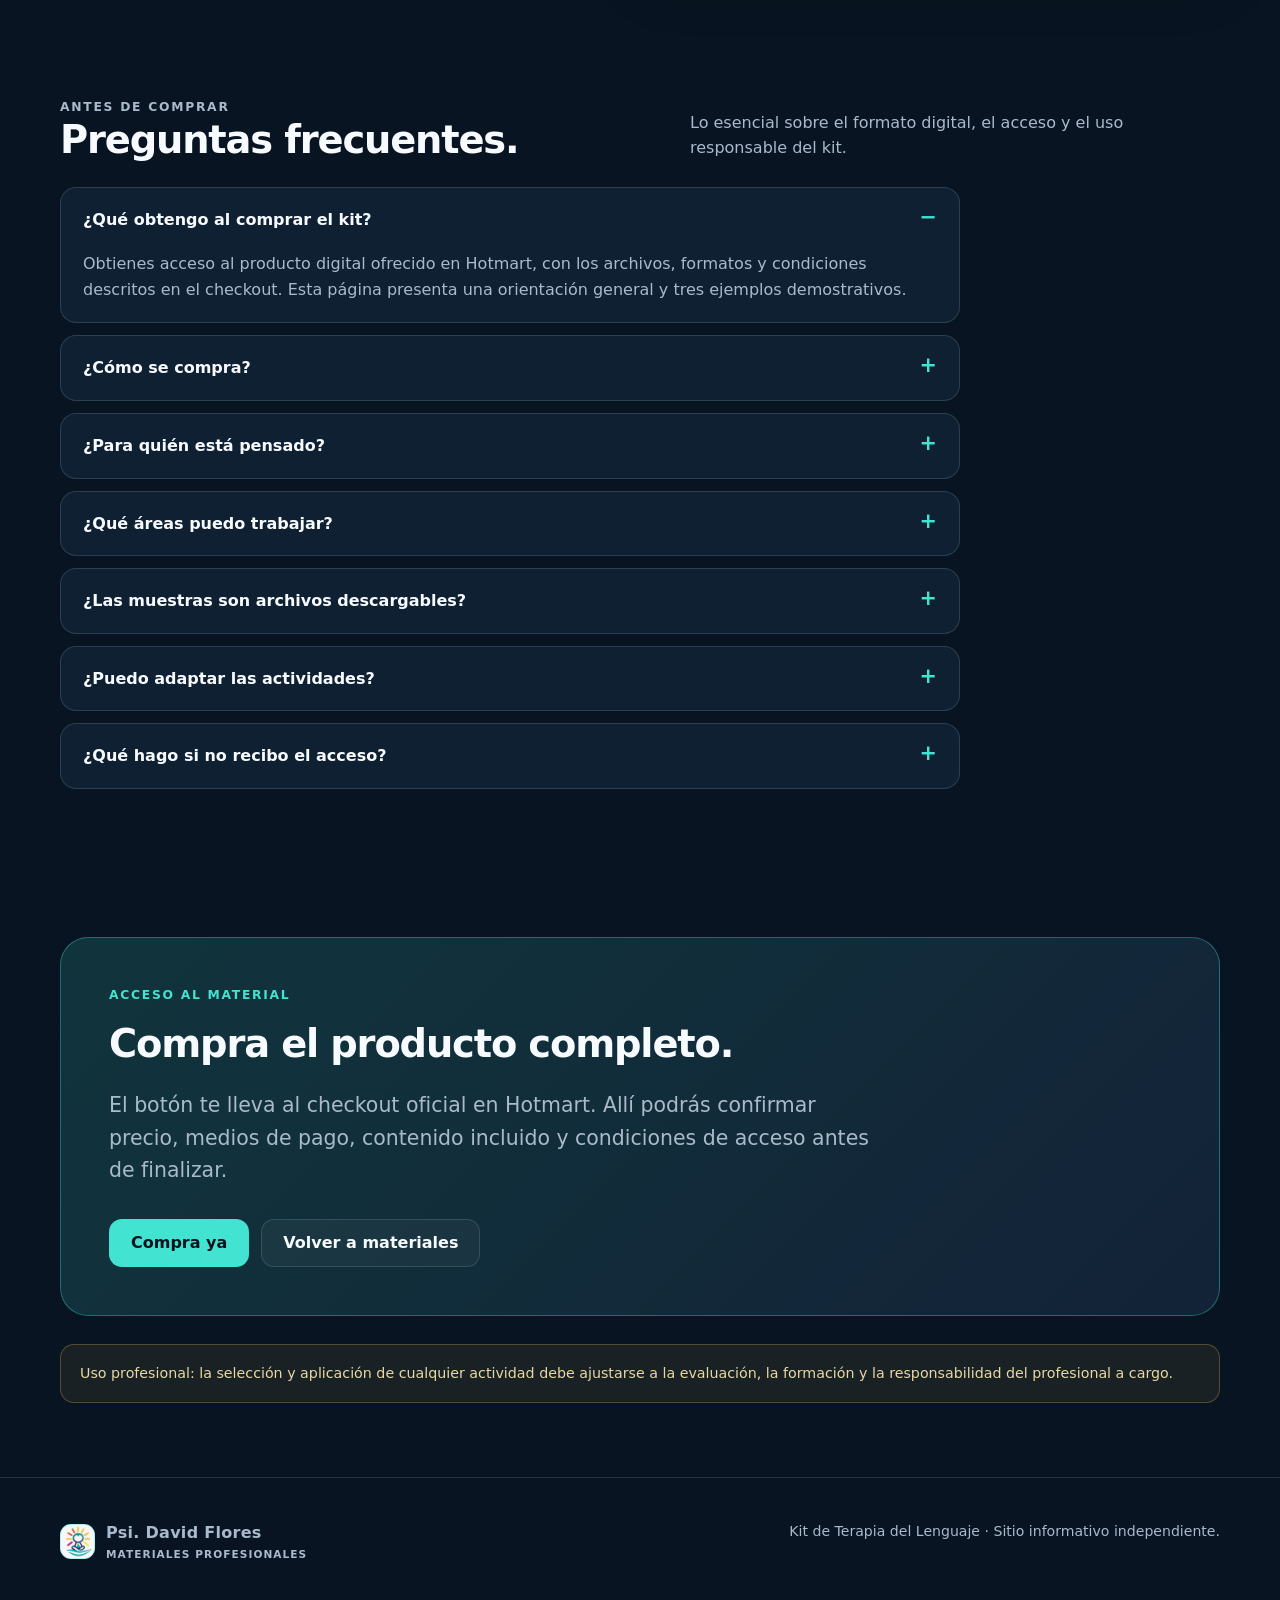
<file: kit-terapia-lenguaje.html>
<!doctype html>
<html lang="es">
<head>
  <meta charset="utf-8">
  <meta name="viewport" content="width=device-width, initial-scale=1">
  <meta name="description" content="Kit de Terapia del Lenguaje: recursos digitales para profesionales de lenguaje y comunicación.">
  <title>Kit de Terapia del Lenguaje | Psi. David Flores</title>
  <link rel="icon" type="image/jpeg" href="assets/brand-logo.jpg">
  <link rel="stylesheet" href="styles.css">
</head>
<body>
  <header class="topbar"><div class="wrap topbar-inner"><a class="brand" href="index.html" aria-label="Psi. David Flores, inicio"><span class="brand-mark"><img src="assets/brand-logo.jpg" alt=""></span><span class="brand-copy"><strong>Psi. David Flores</strong><small>Materiales profesionales</small></span></a><nav aria-label="Navegación principal"><a href="index.html">Todos los materiales</a><a href="#muestras">Muestras</a><a href="#preguntas">Preguntas</a><a href="#compra">Compra</a></nav></div></header>
  <main>
    <section class="hero"><div class="wrap"><p class="eyebrow">Material digital para profesionales</p><h1>Kit de Terapia del Lenguaje</h1><p class="lead">Una biblioteca de apoyo para planificar actividades de lenguaje, comunicación y habilidades precursoras de forma más ordenada, visual y adaptable.</p><div class="actions"><a class="button button-primary" href="https://pay.hotmart.com/V107668948F" target="_blank" rel="noopener">Compra ya</a><a class="button button-secondary" href="#muestras">Ver ejemplos</a></div><p class="hero-note">Pensado para fonoaudiólogos, terapeutas de lenguaje, psicólogos, psicopedagogos, docentes y profesionales de intervención.</p></div></section>
    <section class="section"><div class="wrap grid grid-2"><div><p class="eyebrow">Qué problema ayuda a resolver</p><h2>Menos tiempo buscando actividades, más tiempo ajustándolas a la persona.</h2></div><div class="card"><p>El material reúne propuestas que pueden servir como punto de partida para sesiones, tareas de práctica y actividades de seguimiento. El profesional decide la selección, la dificultad, la frecuencia y la forma de aplicación.</p></div></div></section>
    <section class="section"><div class="wrap"><div class="section-head"><div><p class="eyebrow">Áreas de trabajo</p><h2>Un repertorio para diferentes objetivos.</h2></div><p>Las actividades pueden adaptarse a la edad, el nivel de apoyo y el objetivo de cada sesión.</p></div><div class="grid"><article class="card"><h3 class="accent-turquoise">Comunicación y lenguaje</h3><p>Propuestas para vocabulario, comprensión, expresión y uso funcional del lenguaje.</p></article><article class="card"><h3 class="accent-magenta">Habla y articulación</h3><p>Apoyos visuales y actividades graduables para acompañar la práctica de sonidos y secuencias.</p></article><article class="card"><h3 class="accent-yellow">Habilidades precursoras</h3><p>Actividades de atención, discriminación, seguimiento de instrucciones, motricidad y preparación para el aprendizaje.</p></article></div></div></section>
    <section class="section" id="muestras"><div class="wrap"><div class="section-head"><div><p class="eyebrow">Ejemplos completos de presentación</p><h2>Tres actividades para visualizar el trabajo.</h2></div><p>Son ejemplos originales de demostración. Incluyen objetivo, pasos, una aplicación orientativa y posibles ajustes.</p></div><div class="sample-grid"><article class="sample-card"><div class="sample-head">Secuencia para comunicar</div><div class="sample-body"><p class="sample-meta">Comprensión · expresión · turnos</p><h3>Observar, elegir y expresar</h3><p>Una actividad para construir un mensaje a partir de una escena, una elección visual y una frase funcional.</p><div class="sample-block"><strong>Cómo se realiza</strong><ol><li>Presenta una imagen de una situación cotidiana y deja unos segundos para observar.</li><li>Pide identificar quién aparece, qué está haciendo y qué podría ocurrir después.</li><li>Ofrece dos o tres opciones visuales para elegir la acción o la respuesta.</li><li>Modela una frase breve y luego invita a producirla con el nivel de ayuda necesario.</li><li>Amplía el mensaje con una pregunta: “¿dónde?”, “¿cuándo?” o “¿por qué?”.</li></ol></div><div class="example"><strong>Ejemplo orientativo</strong>Escena: una persona prepara una merienda. Respuesta inicial: “come”. Expansión: “La niña come una manzana en la mesa”. Seguimiento: elegir entre “tiene hambre” y “tiene sueño” y explicar qué pista de la imagen ayudó.</div><p class="sample-note">Se puede responder señalando, con palabras, gestos, pictogramas o un dispositivo de comunicación.</p></div></article><article class="sample-card"><div class="sample-head">Práctica de un sonido</div><div class="sample-body"><p class="sample-meta">Habla · articulación · generalización</p><h3>Escuchar, producir y usar</h3><p>Una secuencia graduable para trabajar un sonido objetivo previamente definido por el profesional.</p><div class="sample-block"><strong>Cómo se realiza</strong><ol><li>Selecciona el sonido objetivo y verifica que la persona comprenda la consigna.</li><li>Comienza con discriminación auditiva: escuchar dos palabras y señalar si suenan igual o diferente.</li><li>Practica el sonido de forma aislada o en sílabas, sin forzar repeticiones.</li><li>Pasa a palabras y frases cortas con apoyo visual y retroalimentación concreta.</li><li>Cierra con una situación comunicativa: pedir, describir o responder usando algunas palabras objetivo.</li></ol></div><div class="example"><strong>Ejemplo orientativo</strong>Sonido objetivo: el que corresponda a la evaluación. Paso 1: escuchar dos opciones. Paso 2: repetir una sílaba. Paso 3: nombrar tres imágenes. Paso 4: usar una palabra en una frase. Registro: tipo de ayuda, precisión aproximada y comodidad durante la tarea.</div><p class="sample-note">La selección del sonido, la meta y el criterio de avance corresponden al profesional responsable.</p></div></article><article class="sample-card"><div class="sample-head">Seguir instrucciones y pedir ayuda</div><div class="sample-body"><p class="sample-meta">Comprensión · vocabulario · autonomía</p><h3>Escuchar, ejecutar y revisar</h3><p>Una actividad funcional para practicar instrucciones de uno o dos pasos en un contexto significativo.</p><div class="sample-block"><strong>Cómo se realiza</strong><ol><li>Elige objetos conocidos y define una acción observable, como buscar, entregar, poner o guardar.</li><li>Da una instrucción breve y espera antes de repetirla o añadir apoyo.</li><li>Observa si la persona comprende el vocabulario, la secuencia y la relación espacial.</li><li>Si hay dificultad, ofrece una pista visual o divide la consigna en pasos más pequeños.</li><li>Enseña una frase para pedir repetición o ayuda y registra qué apoyo permitió continuar.</li></ol></div><div class="example"><strong>Ejemplo orientativo</strong>Consigna: “Busca el lápiz y ponlo dentro de la caja”. Primero se muestran los objetos; después se retira la ayuda visual. Si se detiene, puede usar “repítelo” o “ayúdame”. Registro: completó el primer paso solo y necesitó una señal para ubicar la caja.</div><p class="sample-note">La actividad puede trasladarse a rutinas de aula, casa o consulta, ajustando vocabulario y complejidad.</p></div></article></div></div></section>
    <section class="section"><div class="wrap grid grid-2"><div class="quote">“El recurso no reemplaza la evaluación ni el criterio del profesional; ayuda a convertir un objetivo terapéutico en una actividad clara y aplicable.”</div><div class="card"><h3>Cómo integrarlo</h3><div class="steps"><div class="step"><div><h3>Define el objetivo</h3><p>Parte de la necesidad observada y del nivel actual.</p></div></div><div class="step"><div><h3>Selecciona una actividad</h3><p>Elige el apoyo visual y el grado de ayuda apropiado.</p></div></div><div class="step"><div><h3>Registra la respuesta</h3><p>Anota avances, dificultades y próximos ajustes.</p></div></div></div></div></div></section>
    <section class="section" id="preguntas"><div class="wrap"><div class="section-head"><div><p class="eyebrow">Antes de comprar</p><h2>Preguntas frecuentes.</h2></div><p>Lo esencial sobre el formato digital, el acceso y el uso responsable del kit.</p></div><div class="faq-list"><details open><summary>¿Qué obtengo al comprar el kit?</summary><div class="faq-answer"><p>Obtienes acceso al producto digital ofrecido en Hotmart, con los archivos, formatos y condiciones descritos en el checkout. Esta página presenta una orientación general y tres ejemplos demostrativos.</p></div></details><details><summary>¿Cómo se compra?</summary><div class="faq-answer"><p>Haz clic en “Compra ya”, revisa el checkout oficial de Hotmart, elige el medio de pago disponible y completa la compra. Las instrucciones de acceso se envían al correo asociado.</p></div></details><details><summary>¿Para quién está pensado?</summary><div class="faq-answer"><p>Para fonoaudiólogos, terapeutas de lenguaje, psicólogos, psicopedagogos, docentes y profesionales de intervención. La selección y aplicación deben corresponder a la formación y evaluación de quien lo utiliza.</p></div></details><details><summary>¿Qué áreas puedo trabajar?</summary><div class="faq-answer"><p>El kit sirve como apoyo para comunicación, comprensión, expresión, habla, articulación, vocabulario, seguimiento de instrucciones y habilidades precursoras. El detalle exacto del producto es el que aparece en Hotmart.</p></div></details><details><summary>¿Las muestras son archivos descargables?</summary><div class="faq-answer"><p>No. Son actividades originales creadas para mostrar cómo se organiza una propuesta. El contenido adquirido es el que se entrega dentro de Hotmart.</p></div></details><details><summary>¿Puedo adaptar las actividades?</summary><div class="faq-answer"><p>Sí. Puedes ajustar imágenes, vocabulario, número de pasos, tipo de ayuda, tiempo y forma de respuesta según la persona y el objetivo de la sesión.</p></div></details><details><summary>¿Qué hago si no recibo el acceso?</summary><div class="faq-answer"><p>Revisa la bandeja de entrada, promociones y spam del correo usado en la compra. Si no aparece, utiliza el soporte de Hotmart desde tu cuenta o comprobante.</p></div></details></div></div></section>
    <section class="section" id="compra"><div class="wrap"><div class="cta"><p class="eyebrow">Acceso al material</p><h2>Compra el producto completo.</h2><p class="lead">El botón te lleva al checkout oficial en Hotmart. Allí podrás confirmar precio, medios de pago, contenido incluido y condiciones de acceso antes de finalizar.</p><div class="actions"><a class="button button-primary" href="https://pay.hotmart.com/V107668948F" target="_blank" rel="noopener">Compra ya</a><a class="button button-secondary" href="index.html">Volver a materiales</a></div></div><div class="notice">Uso profesional: la selección y aplicación de cualquier actividad debe ajustarse a la evaluación, la formación y la responsabilidad del profesional a cargo.</div></div></section>
  </main>
  <footer><div class="wrap footer-inner"><div class="footer-brand"><span class="brand-mark small-mark"><img src="assets/brand-logo.jpg" alt=""></span><span class="brand-copy"><strong>Psi. David Flores</strong><small>Materiales profesionales</small></span></div><div class="footer-copy"><p>Kit de Terapia del Lenguaje · Sitio informativo independiente.</p></div></div></footer>
</body>
</html>
</file>
<file: styles.css>
:root {
  --ink: #f7fbff;
  --muted: #a9bacb;
  --bg: #081421;
  --bg-soft: #0e2031;
  --card: rgba(18, 38, 56, .86);
  --line: rgba(190, 219, 239, .16);
  --turquoise: #42e3d0;
  --magenta: #f15bb5;
  --yellow: #ffd166;
  --orange: #ff9566;
  --blue: #74a8ff;
  --shadow: 0 24px 60px rgba(0, 0, 0, .25);
}

* { box-sizing: border-box; }
html { scroll-behavior: smooth; }
body {
  margin: 0;
  color: var(--ink);
  background:
    radial-gradient(circle at 90% -10%, rgba(66, 227, 208, .16), transparent 34rem),
    radial-gradient(circle at 0% 20%, rgba(241, 91, 181, .1), transparent 28rem),
    var(--bg);
  font-family: Inter, ui-sans-serif, system-ui, -apple-system, BlinkMacSystemFont, "Segoe UI", sans-serif;
  line-height: 1.6;
}

a { color: inherit; }
.wrap { width: min(1160px, calc(100% - 40px)); margin: 0 auto; }
.topbar {
  position: sticky;
  top: 0;
  z-index: 5;
  border-bottom: 1px solid var(--line);
  background: rgba(8, 20, 33, .86);
  backdrop-filter: blur(18px);
}
.topbar-inner { display: flex; justify-content: space-between; align-items: center; gap: 20px; min-height: 74px; }
.brand, .footer-brand { display: inline-flex; gap: 11px; align-items: center; text-decoration: none; font-weight: 800; letter-spacing: .02em; }
.brand-mark { display: grid; place-items: center; width: 42px; height: 42px; overflow: hidden; border: 1px solid rgba(66, 227, 208, .4); border-radius: 13px; background: #f7fbff; box-shadow: 0 0 0 4px rgba(66, 227, 208, .08); }
.brand-mark img { display: block; width: 100%; height: 100%; object-fit: cover; }
.brand-copy { display: grid; gap: 1px; }
.brand-copy strong { font-size: 1rem; }
.brand-copy small { color: var(--muted); font-size: .66rem; letter-spacing: .1em; text-transform: uppercase; }
nav { display: flex; flex-wrap: wrap; gap: 8px 18px; color: var(--muted); font-size: .94rem; }
nav a { text-decoration: none; }
nav a:hover { color: var(--ink); }

.hero { padding: 92px 0 70px; }
.hero-layout { display: grid; grid-template-columns: minmax(0, 1fr) minmax(240px, 320px); align-items: center; gap: 54px; }
.brand-showcase { display: grid; justify-items: center; padding: 28px 24px; border: 1px solid rgba(255, 255, 255, .13); border-radius: 25px; background: rgba(18, 38, 56, .72); box-shadow: var(--shadow); text-align: center; }
.showcase-kicker { margin: 0; color: var(--turquoise); font-size: .64rem; font-weight: 800; letter-spacing: .15em; }
.showcase-logo { width: 156px; height: 156px; margin: 20px 0 17px; padding: 8px; border-radius: 50%; background: #f7fbff; box-shadow: 0 0 0 10px rgba(66, 227, 208, .08), 0 15px 30px rgba(0, 0, 0, .24); }
.showcase-logo img { width: 100%; height: 100%; border-radius: 50%; object-fit: cover; }
.brand-showcase strong { font-size: 1.15rem; }
.brand-showcase span:last-child { margin-top: 5px; color: var(--muted); font-size: .76rem; }
.eyebrow { margin: 0 0 16px; color: var(--turquoise); text-transform: uppercase; letter-spacing: .14em; font-size: .77rem; font-weight: 800; }
h1, h2, h3 { margin: 0; line-height: 1.12; letter-spacing: -.03em; }
h1 { max-width: 900px; font-size: clamp(2.5rem, 6vw, 5.3rem); }
h2 { font-size: clamp(1.8rem, 3vw, 2.7rem); }
h3 { font-size: 1.18rem; }
.lead { max-width: 760px; margin: 24px 0 0; color: var(--muted); font-size: clamp(1.06rem, 2vw, 1.28rem); }
.actions { display: flex; flex-wrap: wrap; gap: 12px; margin-top: 32px; }
.button { display: inline-flex; align-items: center; justify-content: center; min-height: 48px; padding: 0 21px; border: 1px solid transparent; border-radius: 13px; font-weight: 800; text-decoration: none; transition: transform .2s ease, filter .2s ease, background .2s ease; }
.button:hover { transform: translateY(-2px); filter: brightness(1.06); }
.button-primary { color: #06121e; background: var(--turquoise); }
.button-secondary { border-color: var(--line); color: var(--ink); background: rgba(255,255,255,.04); }
.hero-note { margin-top: 18px; color: var(--muted); font-size: .86rem; }

.section { padding: 74px 0; }
.section-head { display: flex; justify-content: space-between; align-items: end; gap: 24px; margin-bottom: 26px; }
.section-head p { max-width: 530px; margin: 0; color: var(--muted); }
.grid { display: grid; grid-template-columns: repeat(3, 1fr); gap: 18px; }
.grid-2 { grid-template-columns: repeat(2, 1fr); }
.card { padding: 26px; border: 1px solid var(--line); border-radius: 22px; background: linear-gradient(160deg, rgba(22, 47, 69, .94), var(--card)); box-shadow: var(--shadow); }
.card p { color: var(--muted); }
.card ul { margin: 16px 0 0; padding-left: 19px; color: var(--muted); }
.card li + li { margin-top: 8px; }
.product-card { display: flex; flex-direction: column; min-height: 100%; }
.product-card .button { margin-top: auto; align-self: start; }
.tag { display: inline-flex; align-items: center; gap: 7px; margin-bottom: 18px; color: var(--yellow); font-size: .78rem; font-weight: 800; text-transform: uppercase; letter-spacing: .1em; }
.tag::before { content: ""; width: 9px; height: 9px; border-radius: 50%; background: currentColor; box-shadow: 0 0 20px currentColor; }

.sample { min-height: 230px; overflow: hidden; position: relative; border: 1px solid var(--line); border-radius: 18px; background: #f7fafb; color: #17202a; }
.sample::before { content: "MUESTRA"; position: absolute; top: 14px; right: -33px; padding: 4px 36px; transform: rotate(35deg); color: rgba(8, 20, 33, .56); background: rgba(255, 209, 102, .8); font-size: .65rem; font-weight: 900; letter-spacing: .1em; }
.sample-head { padding: 17px 18px; color: #fff; background: linear-gradient(135deg, #166b77, #233b6e); font-weight: 800; }
.sample-body { padding: 18px; }
.sample-lines { display: grid; gap: 9px; margin-top: 15px; }
.sample-lines span { display: block; height: 11px; border-radius: 99px; background: #dce8eb; }
.sample-lines span:nth-child(2) { width: 76%; }
.sample-lines span:nth-child(3) { width: 88%; }
.sample-pills { display: flex; flex-wrap: wrap; gap: 8px; margin-top: 13px; }
.sample-pills span { padding: 6px 9px; border-radius: 8px; color: #164554; background: #d7f4ed; font-size: .75rem; font-weight: 700; }
.sample-note { margin: 15px 0 0; color: #6a7a83; font-size: .78rem; }
.sample-grid { display: grid; grid-template-columns: repeat(3, 1fr); gap: 18px; }
.sample-card { display: flex; flex-direction: column; overflow: hidden; border: 1px solid var(--line); border-radius: 20px; background: linear-gradient(160deg, rgba(22, 47, 69, .94), var(--card)); box-shadow: var(--shadow); }
.sample-card .sample-head { min-height: 78px; display: flex; align-items: end; padding: 18px 20px; }
.sample-card .sample-body { flex: 1; padding: 21px; color: var(--ink); }
.sample-card h3 { font-size: 1.3rem; }
.sample-card p { margin: 10px 0 0; color: var(--muted); }
.sample-card .sample-meta { margin: 0 0 17px; color: var(--yellow); font-size: .76rem; font-weight: 800; letter-spacing: .08em; text-transform: uppercase; }
.sample-card .sample-block { margin-top: 18px; padding-top: 16px; border-top: 1px solid var(--line); }
.sample-card .sample-block strong { color: var(--ink); font-size: .92rem; }
.sample-card ol, .sample-card ul { margin: 9px 0 0; padding-left: 19px; color: var(--muted); font-size: .9rem; }
.sample-card li + li { margin-top: 7px; }
.sample-card .example { margin-top: 16px; padding: 13px 14px; border-left: 3px solid var(--turquoise); border-radius: 0 12px 12px 0; color: #dcecf0; background: rgba(66, 227, 208, .08); font-size: .88rem; }
.sample-card .example strong { display: block; margin-bottom: 4px; color: var(--turquoise); font-size: .74rem; letter-spacing: .1em; text-transform: uppercase; }
.sample-card .sample-note { margin-top: 18px; color: var(--muted); font-size: .82rem; }
.faq-list { display: grid; gap: 12px; max-width: 900px; }
.faq-list details { border: 1px solid var(--line); border-radius: 16px; background: rgba(18, 38, 56, .76); }
.faq-list summary { cursor: pointer; padding: 19px 22px; color: var(--ink); font-weight: 800; list-style: none; }
.faq-list summary::-webkit-details-marker { display: none; }
.faq-list summary::after { content: "+"; float: right; color: var(--turquoise); font-size: 1.3rem; line-height: 1; }
.faq-list details[open] summary::after { content: "−"; }
.faq-answer { padding: 0 22px 20px; color: var(--muted); }
.faq-answer p { margin: 0; }
.quote { padding: 30px; border-left: 3px solid var(--magenta); border-radius: 0 20px 20px 0; background: rgba(241, 91, 181, .08); color: var(--ink); font-size: 1.2rem; }
.steps { counter-reset: steps; display: grid; gap: 14px; }
.step { display: grid; grid-template-columns: 40px 1fr; gap: 15px; align-items: start; }
.step::before { counter-increment: steps; content: counter(steps); display: grid; place-items: center; width: 40px; height: 40px; border-radius: 12px; color: var(--bg); background: var(--yellow); font-weight: 900; }
.step p { margin: 5px 0 0; color: var(--muted); }
.cta { padding: 48px; border: 1px solid rgba(66,227,208,.35); border-radius: 28px; background: linear-gradient(135deg, rgba(66,227,208,.16), rgba(116,168,255,.1)); }
.notice { margin-top: 28px; padding: 17px 19px; border: 1px solid rgba(255, 209, 102, .25); border-radius: 14px; color: #e7d9a2; background: rgba(255, 209, 102, .07); font-size: .89rem; }
footer { padding: 42px 0 55px; border-top: 1px solid var(--line); color: var(--muted); font-size: .88rem; }
.footer-inner { display: flex; align-items: flex-start; justify-content: space-between; gap: 30px; }
.small-mark { width: 35px; height: 35px; border-radius: 11px; box-shadow: none; }
.footer-copy { max-width: 760px; }
.footer-copy p { margin: 0; }
.footer-copy p + p { margin-top: 8px; }
.footer-copy a { color: var(--ink); }
footer a { color: var(--ink); }
.accent-turquoise { color: var(--turquoise); }
.accent-magenta { color: var(--magenta); }
.accent-orange { color: var(--orange); }
.accent-blue { color: var(--blue); }

@media (max-width: 820px) {
  .topbar-inner { align-items: flex-start; flex-direction: column; padding: 16px 0; }
  .hero-layout { grid-template-columns: 1fr; gap: 34px; }
  .brand-showcase { width: min(320px, 100%); justify-self: center; }
  .grid, .grid-2 { grid-template-columns: 1fr; }
  .sample-grid { grid-template-columns: 1fr; }
  .hero { padding-top: 66px; }
  .footer-inner { flex-direction: column; }
  .section-head { align-items: start; flex-direction: column; }
  .cta { padding: 30px 24px; }
}

@media (max-width: 520px) {
  .wrap { width: min(100% - 28px, 1160px); }
  h1 { font-size: 2.55rem; }
  .button { width: 100%; }
  .actions { flex-direction: column; }
  .brand-showcase { padding: 24px 18px; }
  .showcase-logo { width: 130px; height: 130px; }
}
</file>
